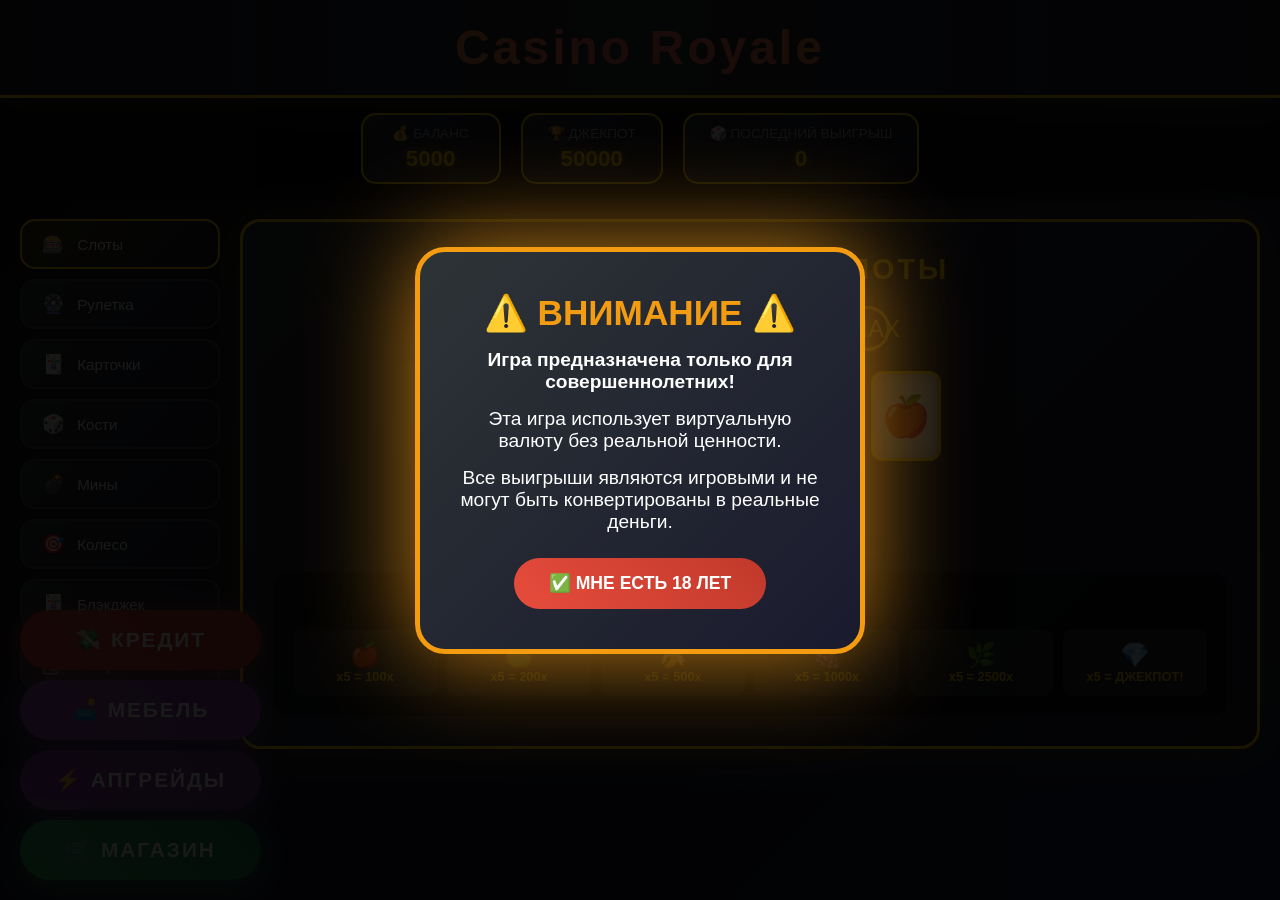
<file: index.html>
<!DOCTYPE html>
<html lang="ru">
<head>
    <meta charset="UTF-8">
    <meta name="viewport" content="width=device-width, initial-scale=1.0, maximum-scale=1.0, user-scalable=no">
    <title>Casino Royale</title>

    <!-- Yandex Games SDK -->
    <script src="https://yandex.ru/games/sdk/v2"></script>
    
    <!-- PWA Manifest -->
    <link rel="manifest" href="yandex-manifest.json">
    
    <!-- Meta tags for Yandex Games -->
    <meta name="description" content="Казино Рояль - лучшие азартные игры: слоты, рулетка, покер, блэкджек, кости и многое другое!">
    <meta name="keywords" content="казино, слоты, рулетка, покер, блэкджек, азартные игры, краш, щавель">
    <meta name="theme-color" content="#1a1a2e">

    <!-- Open Graph -->
    <meta property="og:title" content="Casino Royale">
    <meta property="og:description" content="Лучшие азартные игры в одном месте!">
    <meta property="og:type" content="website">
    
    <link rel="stylesheet" href="css/style.css">
</head>
<body>
    <!-- Loading Screen -->
    <div id="loading-screen" class="loading-screen">
        <div class="loading-spinner">🎰</div>
        <p>Загрузка казино...</p>
    </div>

    <!-- Age Warning Modal -->
    <div class="modal active" id="ageWarningModal">
        <div class="modal-content age-warning">
            <h2>⚠️ ВНИМАНИЕ ⚠️</h2>
            <p class="warning-text">Игра предназначена только для совершеннолетних!</p>
            <p>Эта игра использует виртуальную валюту без реальной ценности.</p>
            <p>Все выигрыши являются игровыми и не могут быть конвертированы в реальные деньги.</p>
            <div class="modal-buttons">
                <button class="modal-btn confirm" onclick="confirmAge()">✅ МНЕ ЕСТЬ 18 ЛЕТ</button>
            </div>
        </div>
    </div>

    <header class="header">
        <h1>Casino Royale</h1>
    </header>

    <div class="stats-bar">
        <div class="stat-item">
            <div class="stat-label">💰 БАЛАНС</div>
            <div class="stat-value" id="balance">5000</div>
        </div>
        <div class="stat-item">
            <div class="stat-label">🏆 ДЖЕКПОТ</div>
            <div class="stat-value" id="jackpot">50000</div>
        </div>
        <div class="stat-item">
            <div class="stat-label">🎲 ПОСЛЕДНИЙ ВЫИГРЫШ</div>
            <div class="stat-value" id="lastWin">0</div>
        </div>
        <div class="stat-item" id="credit-stat" style="display: none;">
            <div class="stat-label">💳 ДОЛГ</div>
            <div class="stat-value" id="credit-display" style="color: #e74c3c;">0</div>
            <button class="repay-btn" onclick="repayCredit()" style="display: none; margin-top: 5px; padding: 5px 15px; background: linear-gradient(45deg, #00b894, #00a085); color: #fff; border: none; border-radius: 10px; cursor: pointer; font-size: 0.8em; font-weight: bold;">✅ ПОГАСИТЬ</button>
        </div>
    </div>

    <div class="main-container">
        <nav class="games-nav">
            <button class="game-btn active" onclick="showGame('slots')">
                <span>🎰</span> Слоты
            </button>
            <button class="game-btn" onclick="showGame('roulette')">
                <span>🎡</span> Рулетка
            </button>
            <button class="game-btn" onclick="showGame('cards')">
                <span>🃏</span> Карточки
            </button>
            <button class="game-btn" onclick="showGame('dice')">
                <span>🎲</span> Кости
            </button>
            <button class="game-btn" onclick="showGame('mines')">
                <span>💣</span> Мины
            </button>
            <button class="game-btn" onclick="showGame('wheel')">
                <span>🎯</span> Колесо
            </button>
            <button class="game-btn" onclick="showGame('blackjack')">
                <span>🃏</span> Блэкджек
            </button>
            <button class="game-btn" onclick="showGame('poker')">
                <span>🂡</span> Покер
            </button>
        </nav>

        <main class="game-area">
            <!-- Slots Game -->
            <div id="game-slots" class="game-container">
                <h2 class="game-title">🎰 ФРУКТОВЫЕ СЛОТЫ</h2>
                <div class="slot-container">
                    <div class="bet-controls">
                        <button class="bet-btn" onclick="changeBet('slots', -50)">-</button>
                        <input type="number" class="bet-input" id="bet-input-slots" value="100" onchange="setBet('slots', this.value)">
                        <button class="bet-btn" onclick="changeBet('slots', 50)">+</button>
                        <button class="bet-btn" onclick="maxBet('slots')">MAX</button>
                    </div>
                    <div class="slot-reels">
                        <div class="slot-reel" id="slot-reel-1">🍎</div>
                        <div class="slot-reel" id="slot-reel-2">🍎</div>
                        <div class="slot-reel" id="slot-reel-3">🍎</div>
                        <div class="slot-reel" id="slot-reel-4">🍎</div>
                        <div class="slot-reel" id="slot-reel-5">🍎</div>
                    </div>
                    <button class="action-btn primary" id="spin-btn" onclick="spinSlots()">🎰 КРУТИТЬ</button>
                    <div class="message" id="message-slots"></div>

                    <div class="paytable">
                        <h3>📊 ТАБЛИЦА ВЫПЛАТ</h3>
                        <div class="paytable-grid">
                            <div class="paytable-item">
                                <div class="paytable-symbol">🍎</div>
                                <div class="paytable-value">x5 = 100x</div>
                            </div>
                            <div class="paytable-item">
                                <div class="paytable-symbol">🍏</div>
                                <div class="paytable-value">x5 = 200x</div>
                            </div>
                            <div class="paytable-item">
                                <div class="paytable-symbol">🍌</div>
                                <div class="paytable-value">x5 = 500x</div>
                            </div>
                            <div class="paytable-item">
                                <div class="paytable-symbol">🍇</div>
                                <div class="paytable-value">x5 = 1000x</div>
                            </div>
                            <div class="paytable-item">
                                <div class="paytable-symbol">🌿</div>
                                <div class="paytable-value">x5 = 2500x</div>
                            </div>
                            <div class="paytable-item">
                                <div class="paytable-symbol">💎</div>
                                <div class="paytable-value">x5 = ДЖЕКПОТ!</div>
                            </div>
                        </div>
                    </div>
                </div>
            </div>

            <!-- Roulette Game -->
            <div id="game-roulette" class="game-container" style="display: none;">
                <h2 class="game-title">🎡 РУЛЕТКА</h2>
                <div class="roulette-container">
                    <div class="roulette-pointer"></div>
                    <div class="roulette-wheel" id="roulette-wheel"></div>
                    <div class="roulette-result" id="roulette-result">Сделайте ставку</div>
                    <div class="bet-controls">
                        <button class="bet-btn" onclick="changeBet('roulette', -50)">-</button>
                        <input type="number" class="bet-input" id="bet-input-roulette" value="100" onchange="setBet('roulette', this.value)">
                        <button class="bet-btn" onclick="changeBet('roulette', 50)">+</button>
                        <button class="bet-btn" onclick="maxBet('roulette')">MAX</button>
                    </div>
                    <div class="roulette-bets">
                        <button class="roulette-bet-btn red" onclick="selectRouletteBet('red')">🔴 КРАСНОЕ (x2)</button>
                        <button class="roulette-bet-btn green" onclick="selectRouletteBet('green')">🟢 ЗЕЛЁНОЕ (x14)</button>
                        <button class="roulette-bet-btn black" onclick="selectRouletteBet('black')">⚫ ЧЁРНОЕ (x2)</button>
                    </div>
                    <button class="action-btn primary" id="roulette-spin-btn" onclick="spinRoulette()">🎡 КРУТИТЬ</button>
                    <div class="message" id="message-roulette"></div>
                </div>
            </div>

            <!-- Cards Game -->
            <div id="game-cards" class="game-container" style="display: none;">
                <h2 class="game-title">🃏 УГАДАЙ КАРТУ</h2>
                <div class="cards-container">
                    <div class="bet-controls">
                        <button class="bet-btn" onclick="changeBet('cards', -50)">-</button>
                        <input type="number" class="bet-input" id="bet-input-cards" value="100" onchange="setBet('cards', this.value)">
                        <button class="bet-btn" onclick="changeBet('cards', 50)">+</button>
                        <button class="bet-btn" onclick="maxBet('cards')">MAX</button>
                    </div>
                    <div class="cards-area" id="cards-area">
                        <div class="card hidden" onclick="selectCard(0)"></div>
                        <div class="card hidden" onclick="selectCard(1)"></div>
                        <div class="card hidden" onclick="selectCard(2)"></div>
                    </div>
                    <div class="dice-bet-controls">
                        <button class="dice-bet-btn" onclick="selectCardColor('red')">🔴 КРАСНЫЕ</button>
                        <button class="dice-bet-btn" onclick="selectCardColor('black')">⚫ ЧЁРНЫЕ</button>
                    </div>
                    <button class="action-btn primary" onclick="playCards()">🃏 ИГРАТЬ</button>
                    <div class="message" id="message-cards"></div>
                </div>
            </div>

            <!-- Dice Game -->
            <div id="game-dice" class="game-container" style="display: none;">
                <h2 class="game-title">🎲 КОСТИ</h2>
                <div class="dice-container">
                    <div class="bet-controls">
                        <button class="bet-btn" onclick="changeBet('dice', -50)">-</button>
                        <input type="number" class="bet-input" id="bet-input-dice" value="100" onchange="setBet('dice', this.value)">
                        <button class="bet-btn" onclick="changeBet('dice', 50)">+</button>
                        <button class="bet-btn" onclick="maxBet('dice')">MAX</button>
                    </div>
                    <div class="dice-area">
                        <div class="dice" id="dice-1">🎲</div>
                        <div class="dice" id="dice-2">🎲</div>
                    </div>
                    <div class="dice-bet-controls">
                        <button class="dice-bet-btn" onclick="selectDiceBet('under7')">Меньше 7 (x2)</button>
                        <button class="dice-bet-btn" onclick="selectDiceBet('exactly7')">Ровно 7 (x5)</button>
                        <button class="dice-bet-btn" onclick="selectDiceBet('over7')">Больше 7 (x2)</button>
                    </div>
                    <button class="action-btn primary" onclick="rollDice()">🎲 БРОСИТЬ</button>
                    <div class="message" id="message-dice"></div>
                </div>
            </div>

            <!-- Mines Game -->
            <div id="game-mines" class="game-container" style="display: none;">
                <h2 class="game-title">💣 МИНЫ</h2>
                <div class="dice-container">
                    <div class="bet-controls">
                        <button class="bet-btn" onclick="changeBet('mines', -50)">-</button>
                        <input type="number" class="bet-input" id="bet-input-mines" value="100" onchange="setBet('mines', this.value)">
                        <button class="bet-btn" onclick="changeBet('mines', 50)">+</button>
                        <button class="bet-btn" onclick="maxBet('mines')">MAX</button>
                    </div>
                    <div class="dice-bet-controls">
                        <button class="dice-bet-btn" onclick="setMinesCount(3)">3 Мины</button>
                        <button class="dice-bet-btn" onclick="setMinesCount(5)">5 Мин</button>
                        <button class="dice-bet-btn" onclick="setMinesCount(8)">8 Мин</button>
                    </div>
                    <div class="mines-grid" id="mines-grid"></div>
                    <button class="action-btn primary" onclick="startMines()">💣 НАЧАТЬ ИГРУ</button>
                    <button class="action-btn cashout" onclick="cashoutMines()" id="cashout-btn" style="display: none;">💰 ЗАБРАТЬ</button>
                    <div class="message" id="message-mines"></div>
                </div>
            </div>

            <!-- Wheel Game -->
            <div id="game-wheel" class="game-container" style="display: none;">
                <h2 class="game-title">🎯 КОЛЕСО ФОРТУНЫ</h2>
                <div class="wheel-container">
                    <div class="wheel" id="wheel">
                        <div class="wheel-segment" style="--i:0;--color:#e74c3c">x2</div>
                        <div class="wheel-segment" style="--i:1;--color:#3498db">x3</div>
                        <div class="wheel-segment" style="--i:2;--color:#27ae60">x5</div>
                        <div class="wheel-segment" style="--i:3;--color:#9b59b6">x0</div>
                        <div class="wheel-segment" style="--i:4;--color:#f39c12">x10</div>
                        <div class="wheel-segment" style="--i:5;--color:#1abc9c">x2</div>
                        <div class="wheel-segment" style="--i:6;--color:#e91e63">x3</div>
                        <div class="wheel-segment" style="--i:7;--color:#00bcd4">x5</div>
                    </div>
                    <div class="wheel-pointer"></div>
                </div>
                <div class="bet-controls">
                    <button class="bet-btn" onclick="changeBet('wheel', -50)">-</button>
                    <input type="number" class="bet-input" id="bet-input-wheel" value="100" onchange="setBet('wheel', this.value)">
                    <button class="bet-btn" onclick="changeBet('wheel', 50)">+</button>
                    <button class="bet-btn" onclick="maxBet('wheel')">MAX</button>
                </div>
                <button class="action-btn primary" onclick="spinWheel()">🎯 КРУТИТЬ КОЛЕСО</button>
                <div class="message" id="message-wheel"></div>
            </div>

            <!-- Blackjack Game -->
            <div id="game-blackjack" class="game-container" style="display: none;">
                <h2 class="game-title">🃏 БЛЭКДЖЕК</h2>
                <div class="blackjack-container">
                    <div class="bet-controls">
                        <button class="bet-btn" onclick="changeBet('blackjack', -50)">-</button>
                        <input type="number" class="bet-input" id="bet-input-blackjack" value="100" onchange="setBet('blackjack', this.value)">
                        <button class="bet-btn" onclick="changeBet('blackjack', 50)">+</button>
                        <button class="bet-btn" onclick="maxBet('blackjack')">MAX</button>
                    </div>
                    <div class="blackjack-area">
                        <div class="hand-area">
                            <h3>🏠 ДИЛЕР</h3>
                            <div class="cards-area" id="dealer-cards"></div>
                            <div class="hand-total" id="dealer-total">0</div>
                        </div>
                        <div class="hand-area">
                            <h3>👤 ВЫ</h3>
                            <div class="cards-area" id="player-cards"></div>
                            <div class="hand-total" id="player-total">0</div>
                        </div>
                    </div>
                    <div class="blackjack-controls">
                        <button class="action-btn primary" onclick="startBlackjack()">🎴 РАЗДАТЬ</button>
                        <button class="action-btn" onclick="hit()" id="hit-btn" disabled>✋ ЕЩЁ</button>
                        <button class="action-btn" onclick="stand()" id="stand-btn" disabled>✋ ХВАТИТ</button>
                    </div>
                    <div class="message" id="message-blackjack"></div>
                </div>
            </div>

            <!-- Poker Game -->
            <div id="game-poker" class="game-container" style="display: none;">
                <h2 class="game-title">🂡 ВИДЕО ПОКЕР</h2>
                <div class="poker-container">
                    <div class="bet-controls">
                        <button class="bet-btn" onclick="changeBet('poker', -50)">-</button>
                        <input type="number" class="bet-input" id="bet-input-poker" value="100" onchange="setBet('poker', this.value)">
                        <button class="bet-btn" onclick="changeBet('poker', 50)">+</button>
                        <button class="bet-btn" onclick="maxBet('poker')">MAX</button>
                    </div>
                    <div class="cards-area" id="poker-cards">
                        <div class="card hidden"></div>
                        <div class="card hidden"></div>
                        <div class="card hidden"></div>
                        <div class="card hidden"></div>
                        <div class="card hidden"></div>
                    </div>
                    <div class="poker-controls">
                        <button class="action-btn primary" onclick="dealPoker()">🎴 РАЗДАТЬ</button>
                        <button class="action-btn" onclick="holdCards()" id="hold-btn" disabled>🔒 ЗАБЛОКИРОВАТЬ</button>
                        <button class="action-btn" onclick="drawPoker()" id="draw-btn" disabled>🃏 ДОБРАТЬ</button>
                    </div>
                    <div class="message" id="message-poker"></div>
                    <div class="paytable">
                        <h3>📊 КОМБИНАЦИИ</h3>
                        <div class="paytable-grid">
                            <div class="paytable-item">
                                <div class="paytable-symbol">🂡🂫</div>
                                <div class="paytable-value">Пара = x1</div>
                            </div>
                            <div class="paytable-item">
                                <div class="paytable-symbol">🂡🂡</div>
                                <div class="paytable-value">2 Пары = x2</div>
                            </div>
                            <div class="paytable-item">
                                <div class="paytable-symbol">🂡🂡🂡</div>
                                <div class="paytable-value">Сет = x3</div>
                            </div>
                            <div class="paytable-item">
                                <div class="paytable-symbol">🂡🂡🂡🂡</div>
                                <div class="paytable-value">Каре = x25</div>
                            </div>
                            <div class="paytable-item">
                                <div class="paytable-symbol">🂦🂧🂨🂩🂪</div>
                                <div class="paytable-value">Стрит = x4</div>
                            </div>
                            <div class="paytable-item">
                                <div class="paytable-symbol">🂡♥</div>
                                <div class="paytable-value">Флеш = x6</div>
                            </div>
                        </div>
                    </div>
                </div>
            </div>
        </main>
    </div>

    <!-- Bottom Buttons -->
    <div class="credit-section" id="credit-section">
        <button class="credit-btn" onclick="showCreditModal()">💸 КРЕДИТ</button>
        <button class="furniture-btn" onclick="showFurnitureModal()">🛋️ МЕБЕЛЬ</button>
        <button class="organs-btn" onclick="showUpgradesModal()">⚡ АПГРЕЙДЫ</button>
        <button class="shop-btn-always" onclick="showShopModal()">🛒 МАГАЗИН</button>
    </div>

    <!-- Credit Modal -->
    <div class="modal" id="creditModal">
        <div class="modal-content">
            <h2>💸 НУЖНЫ МОНЕТЫ?</h2>
            <p id="current-debt-display" style="color: #e74c3c; font-weight: bold;"></p>
            <p>Возьмите заём в казино!</p>
            <div class="credit-options">
                <button class="credit-option" onclick="takeCredit(1000)">
                    <span class="credit-amount">1,000</span>
                    <span class="credit-desc">Мелочь</span>
                </button>
                <button class="credit-option" onclick="takeCredit(5000)">
                    <span class="credit-amount">5,000</span>
                    <span class="credit-desc">Норма</span>
                </button>
                <button class="credit-option" onclick="takeCredit(10000)">
                    <span class="credit-amount">10,000</span>
                    <span class="credit-desc">Куш</span>
                </button>
            </div>
            <p style="color: #f39c12; font-size: 0.9em; margin-top: 15px;">⚠️ Проценты: 10% каждые 30 секунд</p>
            <p style="color: #ffd700; font-size: 0.85em;">💡 При долге 10,000+ приедут коллекторы!</p>
            <button class="modal-btn" onclick="repayCredit()" id="repay-credit-btn" style="background: linear-gradient(45deg, #00b894, #00a085); margin: 10px 5px;">✅ ПОГАСИТЬ ДОЛГ</button>
            <button class="modal-btn cancel" onclick="hideCreditModal()">❌ ЗАКРЫТЬ</button>
        </div>
    </div>

    <!-- Furniture Modal -->
    <div class="modal" id="furnitureModal">
        <div class="modal-content">
            <h2>🛋️ ПРОДАЖА МЕБЕЛИ</h2>
            <p>Что продаём?</p>
            <div class="furniture-list">
                <div class="furniture-item" onclick="sellFurniture('tv', 500)">
                    <span class="furniture-icon">📺</span>
                    <span class="furniture-name">Телевизор</span>
                    <span class="furniture-price">500</span>
                </div>
                <div class="furniture-item" onclick="sellFurniture('sofa', 1000)">
                    <span class="furniture-icon">🛋️</span>
                    <span class="furniture-name">Диван</span>
                    <span class="furniture-price">1000</span>
                </div>
                <div class="furniture-item" onclick="sellFurniture('fridge', 800)">
                    <span class="furniture-icon">🧊</span>
                    <span class="furniture-name">Холодильник</span>
                    <span class="furniture-price">800</span>
                </div>
                <div class="furniture-item" onclick="sellFurniture('bed', 1200)">
                    <span class="furniture-icon">🛏️</span>
                    <span class="furniture-name">Кровать</span>
                    <span class="furniture-price">1200</span>
                </div>
                <div class="furniture-item" onclick="sellFurniture('table', 600)">
                    <span class="furniture-icon">🪑</span>
                    <span class="furniture-name">Стол</span>
                    <span class="furniture-price">600</span>
                </div>
                <div class="furniture-item" onclick="sellFurniture('lamp', 200)">
                    <span class="furniture-icon">💡</span>
                    <span class="furniture-name">Лампа</span>
                    <span class="furniture-price">200</span>
                </div>
            </div>
            <button class="modal-btn cancel" onclick="hideFurnitureModal()">❌ ЗАКРЫТЬ</button>
        </div>
    </div>

    <!-- Upgrades Modal -->
    <div class="modal" id="upgradesModal">
        <div class="modal-content upgrades">
            <h2>⚡ БИО-АПГРЕЙДЫ</h2>
            <p>Улучши свои способности! Бонусы к выигрышам:</p>
            <div class="upgrades-list">
                <div class="upgrade-item" onclick="sellUpgrade('kidney', 5000)">
                    <span class="upgrade-icon">💰</span>
                    <span class="upgrade-name">Метаболизм</span>
                    <span class="upgrade-bonus">💰 +10% к выигрышам</span>
                    <span class="upgrade-price">5000</span>
                </div>
                <div class="upgrade-item" onclick="sellUpgrade('liver', 8000)">
                    <span class="upgrade-icon">🛡️</span>
                    <span class="upgrade-name">Выносливость</span>
                    <span class="upgrade-bonus">🛡️ +20% к удаче</span>
                    <span class="upgrade-price">8000</span>
                </div>
                <div class="upgrade-item" onclick="sellUpgrade('eye', 3000)">
                    <span class="upgrade-icon">👁️</span>
                    <span class="upgrade-name">Зоркость</span>
                    <span class="upgrade-bonus">👁️ +5% к удаче</span>
                    <span class="upgrade-price">3000</span>
                </div>
                <div class="upgrade-item" onclick="sellUpgrade('lung', 6000)">
                    <span class="upgrade-icon">🫁</span>
                    <span class="upgrade-name">Дыхание</span>
                    <span class="upgrade-bonus">🫁 Быстрое восстановление</span>
                    <span class="upgrade-price">6000</span>
                </div>
                <div class="upgrade-item" onclick="sellUpgrade('heart', 10000)">
                    <span class="upgrade-icon">❤️</span>
                    <span class="upgrade-name">Удача</span>
                    <span class="upgrade-bonus">❤️ +15% к выигрышам</span>
                    <span class="upgrade-price">10000</span>
                </div>
                <div class="upgrade-item" onclick="sellUpgrade('brain', 15000)">
                    <span class="upgrade-icon">🧠</span>
                    <span class="upgrade-name">Интеллект</span>
                    <span class="upgrade-bonus">🧠 Умные решения</span>
                    <span class="upgrade-price">15000</span>
                </div>
                <div class="upgrade-item" onclick="sellUpgrade('stomach', 7000)">
                    <span class="upgrade-icon">💪</span>
                    <span class="upgrade-name">Железный желудок</span>
                    <span class="upgrade-bonus">💪 +10% к выигрышам</span>
                    <span class="upgrade-price">7000</span>
                </div>
                <div class="upgrade-item" onclick="sellUpgrade('skin', 4000)">
                    <span class="upgrade-icon">👶</span>
                    <span class="upgrade-name">Молодость</span>
                    <span class="upgrade-bonus">👶 Молодой вид</span>
                    <span class="upgrade-price">4000</span>
                </div>
            </div>
            <p style="color: #f39c12; font-size: 0.9em;">⚠️ Апгрейды необратимы!</p>
            <button class="modal-btn cancel" onclick="hideUpgradesModal()">❌ ЗАКРЫТЬ</button>
        </div>
    </div>

    <!-- Shop Modal -->
    <div class="modal" id="shopModal">
        <div class="modal-content">
            <h2>🛒 МАГАЗИН БОНУСОВ</h2>
            <p>Купи бонусы для улучшения игры!</p>
            <div class="shop-list"></div>
            <button class="modal-btn cancel" onclick="hideShopModal()">❌ ЗАКРЫТЬ</button>
        </div>
    </div>

    <!-- Ad Reward Modal -->
    <div class="modal" id="adRewardModal">
        <div class="modal-content">
            <h2>🎁 БОНУС!</h2>
            <p>Посмотри рекламу и получи бонус!</p>
            <div class="ad-rewards">
                <button class="ad-reward-btn" onclick="showRewardedAd('coins')">
                    <span class="ad-icon">💰</span>
                    <span class="ad-text">1000 монет</span>
                </button>
                <button class="ad-reward-btn" onclick="showRewardedAd('bonus')">
                    <span class="ad-icon">🎰</span>
                    <span class="ad-text">x2 к выигрышу</span>
                </button>
                <button class="ad-reward-btn" onclick="showRewardedAd('debt')">
                    <span class="ad-icon">💳</span>
                    <span class="ad-text">-10% долга</span>
                </button>
            </div>
            <button class="modal-btn cancel" onclick="hideAdRewardModal()">❌ ЗАКРЫТЬ</button>
        </div>
    </div>

    <script src="js/main.js"></script>
    <script src="js/yandex-sdk.js"></script>
    <script src="js/game-slots.js"></script>
    <script src="js/game-roulette.js"></script>
    <script src="js/game-cards.js"></script>
    <script src="js/game-dice.js"></script>
    <script src="js/game-mines.js"></script>
    <script src="js/game-wheel.js"></script>
    <script src="js/game-blackjack.js"></script>
    <script src="js/game-poker.js"></script>
</body>
</html>
</file>
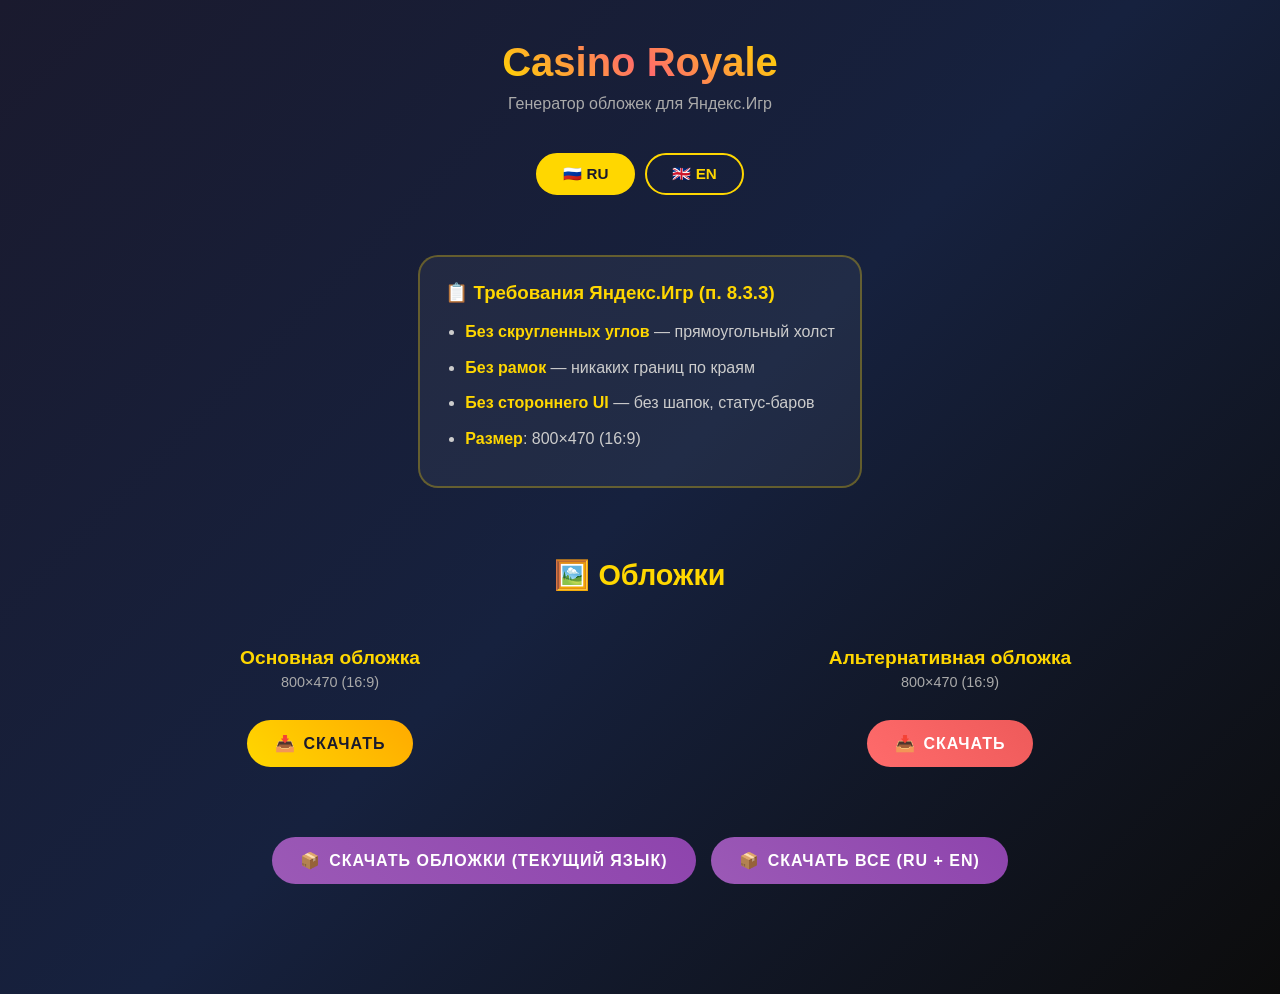
<file: icons/generate-covers.html>
<!DOCTYPE html>
<html lang="ru">
<head>
    <meta charset="UTF-8">
    <meta name="viewport" content="width=device-width, initial-scale=1.0">
    <title>Cover Generator - Casino Royale</title>
    <style>
        * {
            margin: 0;
            padding: 0;
            box-sizing: border-box;
        }

        body {
            font-family: 'Segoe UI', Tahoma, Geneva, Verdana, sans-serif;
            background: linear-gradient(135deg, #1a1a2e 0%, #16213e 50%, #0c0c0c 100%);
            min-height: 100vh;
            display: flex;
            flex-direction: column;
            align-items: center;
            padding: 40px 20px;
            color: #fff;
        }

        h1 {
            font-size: 2.5em;
            margin-bottom: 10px;
            background: linear-gradient(45deg, #ffd700, #ff6b6b, #ffd700);
            -webkit-background-clip: text;
            -webkit-text-fill-color: transparent;
            background-clip: text;
            text-align: center;
        }

        .subtitle {
            color: #aaa;
            margin-bottom: 40px;
            text-align: center;
        }

        .section {
            width: 100%;
            max-width: 1200px;
            margin: 40px 0;
        }

        .section-title {
            font-size: 1.8em;
            color: #ffd700;
            margin-bottom: 20px;
            text-align: center;
        }

        .info-box {
            background: rgba(255, 255, 255, 0.05);
            border: 2px solid rgba(255, 215, 0, 0.3);
            border-radius: 20px;
            padding: 25px;
            max-width: 800px;
            margin: 30px auto;
        }

        .info-box h3 {
            color: #ffd700;
            margin-bottom: 15px;
        }

        .info-box p, .info-box li {
            color: #ccc;
            line-height: 1.6;
            margin: 10px 0;
        }

        .info-box ol, .info-box ul {
            margin-left: 20px;
            line-height: 1.8;
        }

        .highlight {
            color: #ffd700;
            font-weight: bold;
        }

        /* Cover previews */
        .cover-grid {
            display: grid;
            grid-template-columns: repeat(auto-fit, minmax(400px, 1fr));
            gap: 40px;
            margin: 40px 0;
            justify-items: center;
        }

        .cover-card {
            text-align: center;
        }

        .cover-preview {
            border-radius: 0;
            box-shadow: 0 20px 60px rgba(0, 0, 0, 0.5);
            border: none;
            background: #fff;
            max-width: 800px;
            width: 100%;
        }

        .cover-label {
            margin-top: 15px;
            font-size: 1.2em;
            color: #ffd700;
            font-weight: bold;
        }

        .cover-size {
            font-size: 0.9em;
            color: #aaa;
            margin-top: 5px;
        }

        .buttons {
            display: flex;
            gap: 15px;
            flex-wrap: wrap;
            justify-content: center;
            margin: 30px 0;
        }

        .download-btn {
            padding: 14px 28px;
            font-size: 1em;
            font-weight: bold;
            border: none;
            border-radius: 50px;
            cursor: pointer;
            transition: all 0.3s ease;
            text-transform: uppercase;
            letter-spacing: 1px;
            display: flex;
            align-items: center;
            gap: 8px;
        }

        .download-btn:hover {
            transform: translateY(-3px);
            box-shadow: 0 10px 30px rgba(255, 215, 0, 0.5);
        }

        .btn-primary {
            background: linear-gradient(45deg, #ffd700, #ffaa00);
            color: #1a1a2e;
        }

        .btn-secondary {
            background: linear-gradient(45deg, #ff6b6b, #ee5a5a);
            color: white;
        }

        .btn-all {
            background: linear-gradient(45deg, #9b59b6, #8e44ad);
            color: white;
        }

        .cover-lang-btn {
            padding: 10px 25px;
            border: 2px solid #ffd700;
            background: transparent;
            color: #ffd700;
            border-radius: 25px;
            cursor: pointer;
            font-weight: bold;
            font-size: 0.95em;
            transition: all 0.3s ease;
        }

        .cover-lang-btn:hover {
            background: rgba(255, 215, 0, 0.2);
        }

        .cover-lang-btn.active {
            background: #ffd700;
            color: #1a1a2e;
        }

        canvas {
            display: none;
        }

        @keyframes notifIn {
            from { transform: translateX(-50%) translateY(-30px); opacity: 0; }
            to { transform: translateX(-50%) translateY(0); opacity: 1; }
        }

        @keyframes notifOut {
            from { transform: translateX(-50%) translateY(0); opacity: 1; }
            to { transform: translateX(-50%) translateY(-30px); opacity: 0; }
        }
    </style>
</head>
<body>
    <h1 data-ru="Casino Royale" data-en="Casino Royale">Casino Royale</h1>
    <p class="subtitle" data-ru="Генератор обложек для Яндекс.Игр" data-en="Cover Generator for Yandex Games">Генератор обложек для Яндекс.Игр</p>

    <div class="lang-switcher" style="display: flex; gap: 10px; margin-bottom: 30px; justify-content: center;">
        <button class="cover-lang-btn active" onclick="setCoverLang('ru')" id="cover-lang-ru">🇷🇺 RU</button>
        <button class="cover-lang-btn" onclick="setCoverLang('en')" id="cover-lang-en">🇬🇧 EN</button>
    </div>

    <div class="info-box">
        <h3 data-ru="📋 Требования Яндекс.Игр (п. 8.3.3)" data-en="📋 Yandex Games Requirements (8.3.3)">📋 Требования Яндекс.Игр (п. 8.3.3)</h3>
        <ul>
            <li><span class="highlight" data-ru="Без скругленных углов" data-en="No rounded corners">Без скругленных углов</span> — <span data-ru="прямоугольный холст" data-en="rectangular canvas">прямоугольный холст</span></li>
            <li><span class="highlight" data-ru="Без рамок" data-en="No borders">Без рамок</span> — <span data-ru="никаких границ по краям" data-en="no edge borders">никаких границ по краям</span></li>
            <li><span class="highlight" data-ru="Без стороннего UI" data-en="No third-party UI">Без стороннего UI</span> — <span data-ru="без шапок, статус-баров" data-en="no headers, status bars">без шапок, статус-баров</span></li>
            <li><span class="highlight" data-ru="Размер" data-en="Size">Размер</span>: <span data-ru="800×470 (16:9)" data-en="800×470 (16:9)">800×470 (16:9)</span></li>
        </ul>
    </div>

    <!-- Cover Previews -->
    <div class="section">
        <h2 class="section-title">🖼️ Обложки</h2>

        <div class="cover-grid">
            <div class="cover-card">
                <canvas id="canvas-cover1" width="800" height="470" class="cover-preview" style="width: 800px; height: 470px; max-width: 100%;"></canvas>
                <div class="cover-label" data-ru="Основная обложка" data-en="Main Cover">Основная обложка</div>
                <div class="cover-size" data-ru="800×470 (16:9)" data-en="800×470 (16:9)">800×470 (16:9)</div>
                <div class="buttons">
                    <button class="download-btn btn-primary" onclick="downloadCover('cover1')">📥 <span data-ru="Скачать" data-en="Download">Скачать</span></button>
                </div>
            </div>

            <div class="cover-card">
                <canvas id="canvas-cover2" width="800" height="470" class="cover-preview" style="width: 800px; height: 470px; max-width: 100%;"></canvas>
                <div class="cover-label" data-ru="Альтернативная обложка" data-en="Alternative Cover">Альтернативная обложка</div>
                <div class="cover-size" data-ru="800×470 (16:9)" data-en="800×470 (16:9)">800×470 (16:9)</div>
                <div class="buttons">
                    <button class="download-btn btn-secondary" onclick="downloadCover('cover2')">📥 <span data-ru="Скачать" data-en="Download">Скачать</span></button>
                </div>
            </div>
        </div>

        <div class="buttons">
            <button class="download-btn btn-all" onclick="downloadAllCovers()">📦 <span>Скачать обложки (текущий язык)</span></button>
            <button class="download-btn btn-all" onclick="downloadAllCoversBothLangs()">📦 <span>Скачать ВСЕ (RU + EN)</span></button>
        </div>
    </div>

    <script>
        let coverLang = 'ru';

        const coverTranslations = {
            ru: {
                title: 'Casino Royale',
                subtitle: 'Лучшие азартные игры — Слоты, Рулетка, Покер, Блэкджек',
                tagline: 'Играй бесплатно • Без реальных денег • 18+'
            },
            en: {
                title: 'Casino Royale',
                subtitle: 'Best Casino Games — Slots, Roulette, Poker, Blackjack',
                tagline: 'Play for Free • No Real Money • 18+'
            }
        };

        function setCoverLang(lang) {
            coverLang = lang;
            document.querySelectorAll('.cover-lang-btn').forEach(btn => btn.classList.remove('active'));
            document.getElementById(`cover-lang-${lang}`).classList.add('active');

            // Translate all text elements with data-ru/data-en
            document.querySelectorAll('[data-ru]').forEach(el => {
                el.textContent = el.getAttribute(`data-${lang}`);
            });

            // Redraw covers
            drawCover(document.getElementById('canvas-cover1'), 1);
            drawCover(document.getElementById('canvas-cover2'), 2);
        }

        // Draw casino cover - no borders, no rounded corners
        function drawCover(canvas, variant = 1) {
            const ctx = canvas.getContext('2d');
            const w = canvas.width;
            const h = canvas.height;

            ctx.clearRect(0, 0, w, h);

            // Background gradient - full bleed, no borders
            let gradient;
            if (variant === 1) {
                gradient = ctx.createRadialGradient(w * 0.5, h * 0.5, 0, w * 0.5, h * 0.5, w * 0.7);
                gradient.addColorStop(0, '#2c3e50');
                gradient.addColorStop(0.5, '#1a1a2e');
                gradient.addColorStop(1, '#0c0c0c');
            } else {
                gradient = ctx.createLinearGradient(0, 0, w, h);
                gradient.addColorStop(0, '#1a1a2e');
                gradient.addColorStop(0.5, '#2c3e50');
                gradient.addColorStop(1, '#1a1a2e');
            }

            ctx.fillStyle = gradient;
            ctx.fillRect(0, 0, w, h);

            // Decorative circles - no borders
            for (let i = 0; i < 15; i++) {
                const x = Math.random() * w;
                const y = Math.random() * h;
                const r = Math.random() * 80 + 30;
                const alpha = Math.random() * 0.1 + 0.05;

                ctx.fillStyle = `rgba(255, 215, 0, ${alpha})`;
                ctx.beginPath();
                ctx.arc(x, y, r, 0, Math.PI * 2);
                ctx.fill();
            }

            // Poker chip patterns
            drawChip(ctx, w * 0.2, h * 0.5, 150, 'rgba(231, 76, 60, 0.3)');
            drawChip(ctx, w * 0.8, h * 0.5, 150, 'rgba(52, 152, 219, 0.3)');
            drawChip(ctx, w * 0.5, h * 0.15, 100, 'rgba(255, 215, 0, 0.2)');
            drawChip(ctx, w * 0.5, h * 0.85, 100, 'rgba(155, 89, 182, 0.2)');

            // Sparkle decorations
            drawSparkle(ctx, w * 0.1, h * 0.2, 30);
            drawSparkle(ctx, w * 0.9, h * 0.3, 25);
            drawSparkle(ctx, w * 0.15, h * 0.8, 20);
            drawSparkle(ctx, w * 0.85, h * 0.75, 35);
            drawSparkle(ctx, w * 0.5, h * 0.1, 15);

            // Title text - Casino Royale
            const t = coverTranslations[coverLang];

            ctx.fillStyle = '#ffffff';
            ctx.font = `bold ${w * 0.08}px 'Segoe UI', sans-serif`;
            ctx.textAlign = 'center';
            ctx.textBaseline = 'middle';

            // Text shadow/glow
            ctx.shadowColor = 'rgba(255, 215, 0, 0.8)';
            ctx.shadowBlur = 30;
            ctx.shadowOffsetX = 0;
            ctx.shadowOffsetY = 0;

            ctx.fillText(t.title, w * 0.5, h * 0.45);

            // Subtitle
            ctx.font = `${w * 0.035}px 'Segoe UI', sans-serif`;
            ctx.shadowBlur = 15;
            ctx.fillStyle = '#ffd700';
            ctx.fillText(t.subtitle, w * 0.5, h * 0.58);

            // Game icons row
            const emojis = ['🎰', '🎡', '🃏', '🎲', '💣', '🎯', '🂡', '♠️'];
            const emojiSize = w * 0.05;
            const totalWidth = emojis.length * emojiSize * 1.5;
            let startX = (w - totalWidth) / 2;

            ctx.font = `${emojiSize}px 'Segoe UI Emoji', 'Apple Color Emoji', sans-serif`;
            ctx.shadowBlur = 20;
            ctx.fillStyle = '#ffffff';

            emojis.forEach((emoji, i) => {
                ctx.fillText(emoji, startX + i * emojiSize * 1.5 + emojiSize / 2, h * 0.75);
            });

            // Bottom tagline
            ctx.font = `bold ${w * 0.03}px 'Segoe UI', sans-serif`;
            ctx.shadowBlur = 10;
            ctx.fillStyle = '#aaa';
            ctx.fillText(t.tagline, w * 0.5, h * 0.92);

            ctx.shadowColor = 'transparent';
            ctx.shadowBlur = 0;
        }

        function drawChip(ctx, x, y, radius, color) {
            // Outer ring
            ctx.fillStyle = color;
            ctx.beginPath();
            ctx.arc(x, y, radius, 0, Math.PI * 2);
            ctx.fill();

            // Inner circle
            ctx.fillStyle = color.replace(/[\d.]+\)$/, '0.15)');
            ctx.beginPath();
            ctx.arc(x, y, radius * 0.7, 0, Math.PI * 2);
            ctx.fill();

            // Dashed ring
            ctx.strokeStyle = color.replace(/[\d.]+\)$/, '0.3)');
            ctx.lineWidth = 3;
            ctx.setLineDash([10, 8]);
            ctx.beginPath();
            ctx.arc(x, y, radius * 0.85, 0, Math.PI * 2);
            ctx.stroke();
            ctx.setLineDash([]);
        }

        function drawSparkle(ctx, x, y, size) {
            ctx.fillStyle = 'rgba(255, 255, 255, 0.6)';
            ctx.beginPath();
            ctx.moveTo(x - size, y);
            ctx.lineTo(x + size, y);
            ctx.moveTo(x, y - size);
            ctx.lineTo(x, y + size);
            ctx.strokeStyle = 'rgba(255, 215, 0, 0.4)';
            ctx.lineWidth = size * 0.15;
            ctx.lineCap = 'round';
            ctx.stroke();
        }

        function downloadCover(name) {
            const canvas = document.getElementById(`canvas-${name}`);
            if (!canvas) return;

            canvas.toBlob(function(blob) {
                const url = URL.createObjectURL(blob);
                const a = document.createElement('a');
                a.href = url;
                a.download = `cover-${coverLang}-${name}-800x470.png`;
                document.body.appendChild(a);
                a.click();
                document.body.removeChild(a);
                URL.revokeObjectURL(url);

                showNotification(`✅ ${coverLang.toUpperCase()} ${name} — ${coverLang === 'ru' ? 'сохранено!' : 'saved!'}`, 'win');
            }, 'image/png');
        }

        function downloadAllCovers() {
            downloadCover('cover1');
            setTimeout(() => downloadCover('cover2'), 500);
            showNotification(`${coverLang === 'ru' ? '📦 Скачивание обложек...' : '📦 Downloading covers...'}`, 'info', 3000);
        }

        function downloadAllCoversBothLangs() {
            showNotification(coverLang === 'ru' ? '📦 Скачивание 4 обложек (RU + EN)...' : '📦 Downloading 4 covers (RU + EN)...', 'info', 3000);

            const langs = ['ru', 'en'];
            const covers = ['cover1', 'cover2'];
            let index = 0;

            function downloadNext() {
                if (index >= langs.length * covers.length) return;

                const lang = langs[Math.floor(index / covers.length)];
                const cover = covers[index % covers.length];

                // Temporarily set lang for drawing
                const origLang = coverLang;
                coverLang = lang;
                drawCover(document.getElementById(`canvas-${cover}`), cover === 'cover1' ? 1 : 2);

                const canvas = document.getElementById(`canvas-${cover}`);
                canvas.toBlob(function(blob) {
                    const url = URL.createObjectURL(blob);
                    const a = document.createElement('a');
                    a.href = url;
                    a.download = `cover-${lang}-${cover}-800x470.png`;
                    document.body.appendChild(a);
                    a.click();
                    document.body.removeChild(a);
                    URL.revokeObjectURL(url);

                    coverLang = origLang;
                }, 'image/png');

                index++;
                setTimeout(downloadNext, 500);
            }

            downloadNext();
        }

        function showNotification(text, type = 'info', duration = 3000) {
            const existing = document.querySelector('.gen-notification');
            if (existing) existing.remove();

            const notif = document.createElement('div');
            notif.textContent = text;
            notif.style.cssText = `
                position: fixed;
                top: 20px;
                left: 50%;
                transform: translateX(-50%);
                padding: 15px 30px;
                border-radius: 15px;
                font-size: 1.1em;
                font-weight: bold;
                z-index: 10000;
                animation: notifIn 0.3s ease;
                max-width: 90%;
                text-align: center;
                box-shadow: 0 5px 30px rgba(0,0,0,0.5);
                background: ${type === 'win' ? 'linear-gradient(45deg, #00b894, #00a085)' : 'linear-gradient(45deg, #3498db, #2980b9)'};
                color: #fff;
            `;

            document.body.appendChild(notif);

            setTimeout(() => {
                notif.style.animation = 'notifOut 0.3s ease';
                setTimeout(() => notif.remove(), 300);
            }, duration);
        }

        // Generate on load
        window.addEventListener('DOMContentLoaded', () => {
            drawCover(document.getElementById('canvas-cover1'), 1);
            drawCover(document.getElementById('canvas-cover2'), 2);
        });
    </script>
</body>
</html>
</file>
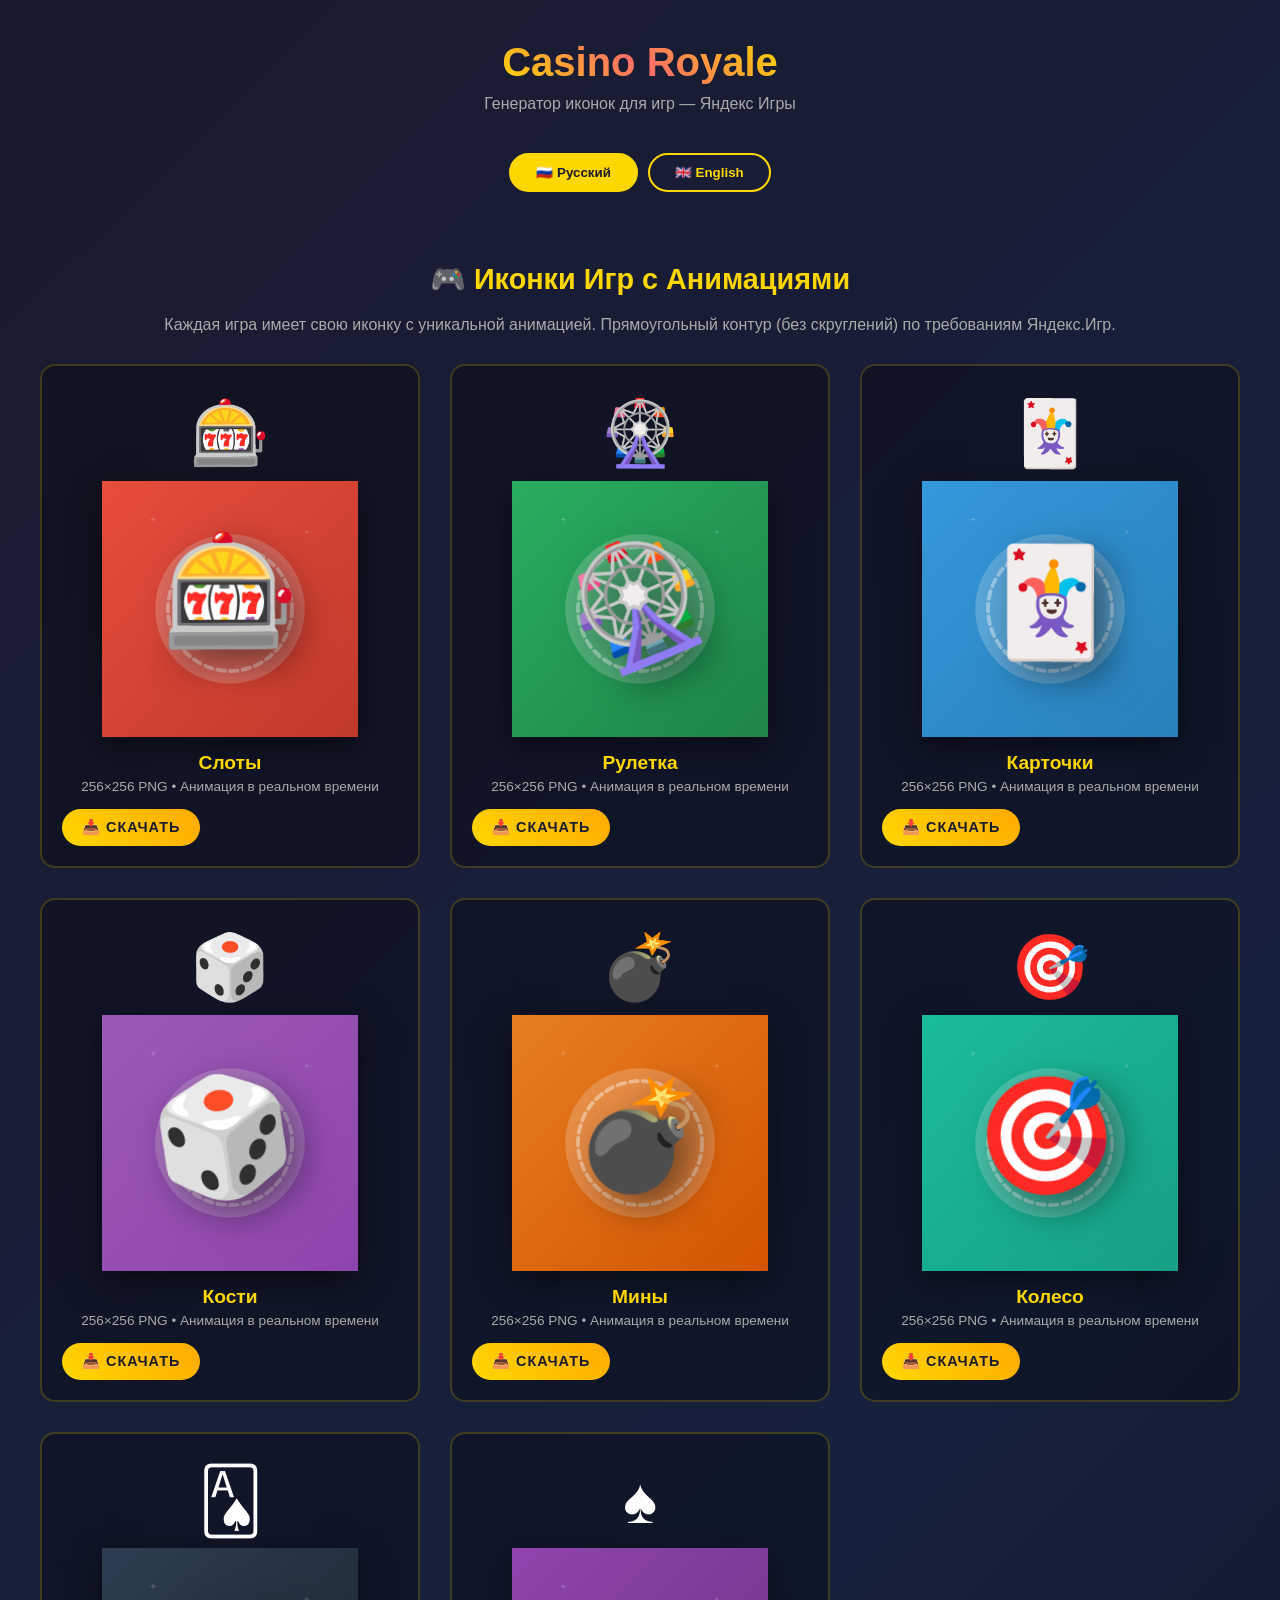
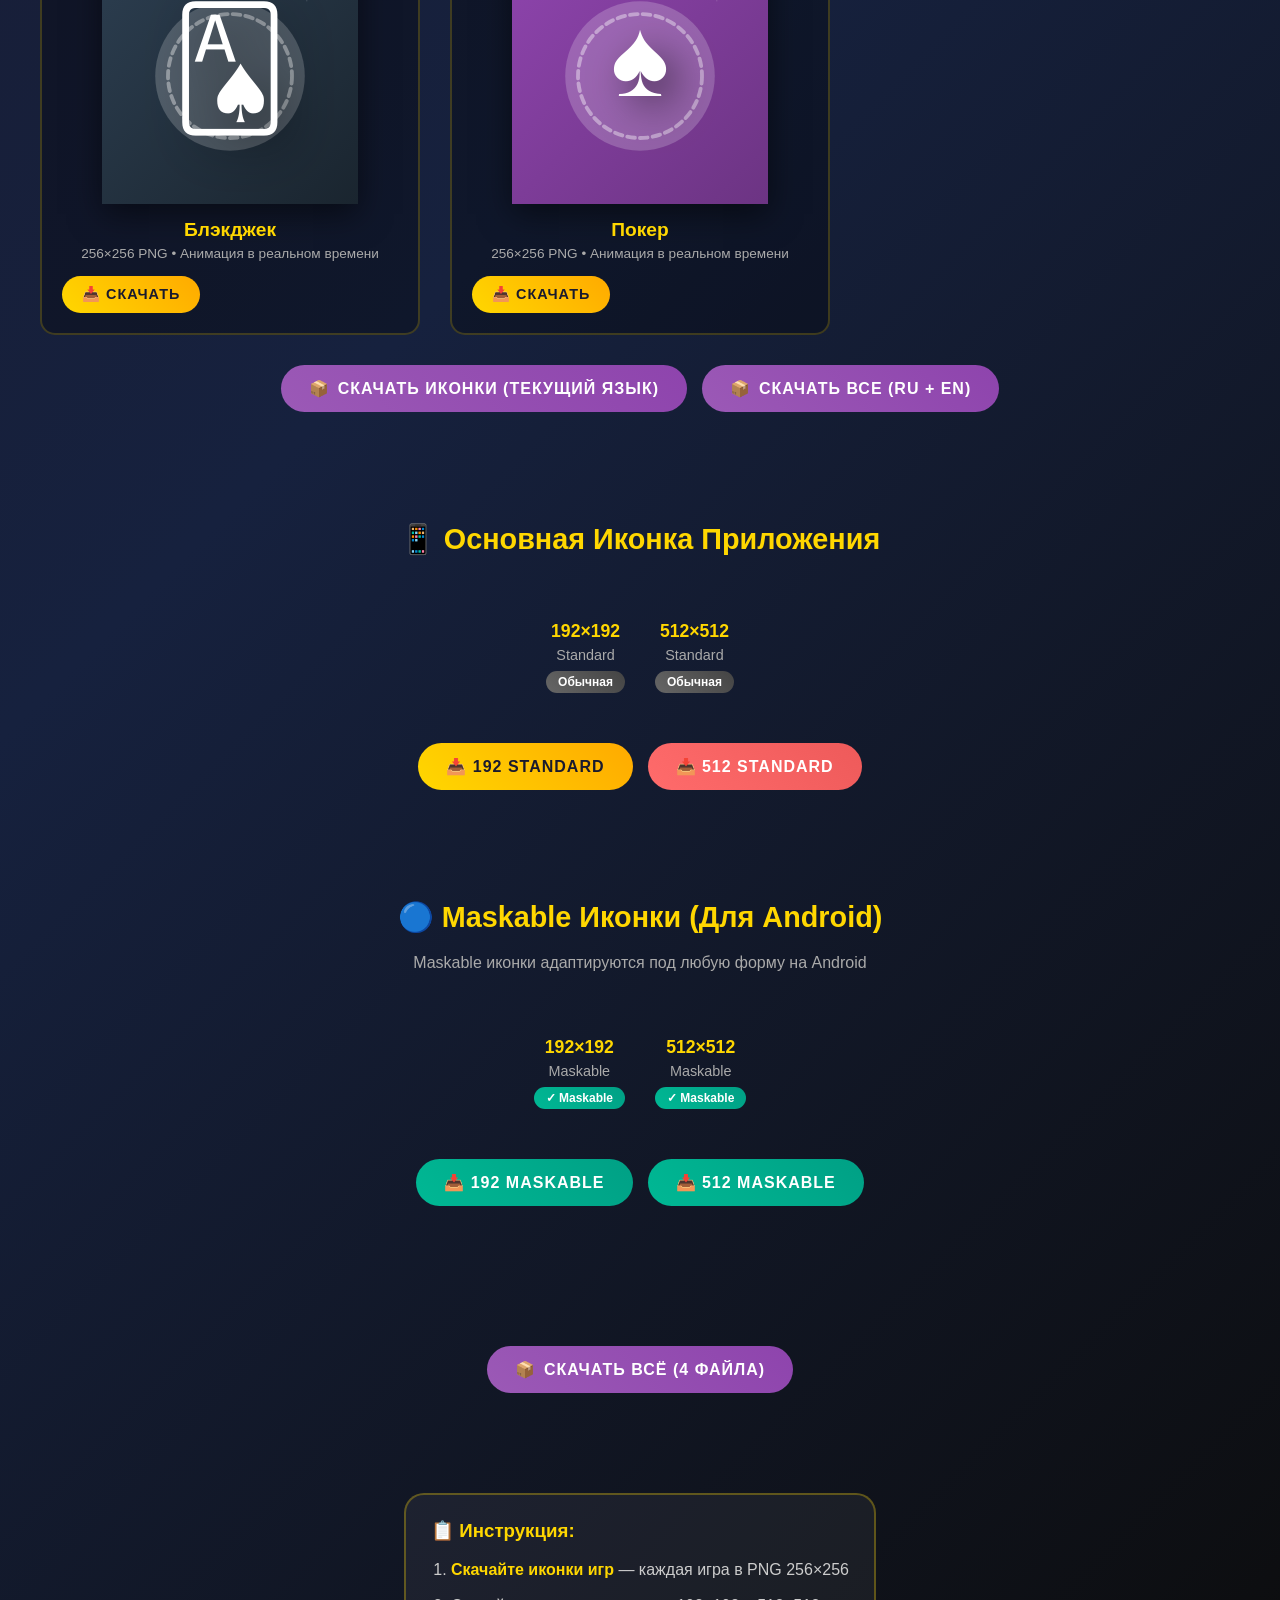
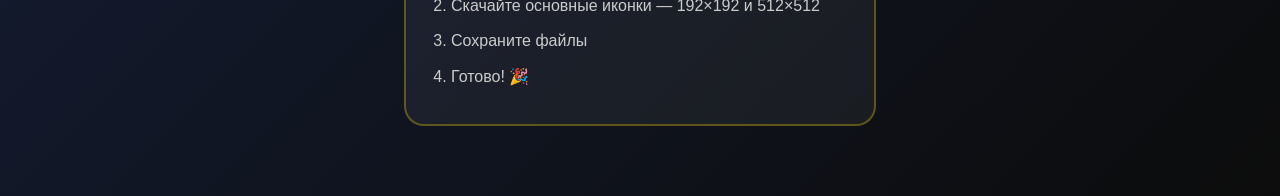
<file: icons/generate-icons.html>
<!DOCTYPE html>
<html lang="ru">
<head>
    <meta charset="UTF-8">
    <meta name="viewport" content="width=device-width, initial-scale=1.0">
    <title>Icon Generator - Casino Royale</title>
    <style>
        * {
            margin: 0;
            padding: 0;
            box-sizing: border-box;
        }

        body {
            font-family: 'Segoe UI', Tahoma, Geneva, Verdana, sans-serif;
            background: linear-gradient(135deg, #1a1a2e 0%, #16213e 50%, #0c0c0c 100%);
            min-height: 100vh;
            display: flex;
            flex-direction: column;
            align-items: center;
            padding: 40px 20px;
            color: #fff;
        }

        h1 {
            font-size: 2.5em;
            margin-bottom: 10px;
            background: linear-gradient(45deg, #ffd700, #ff6b6b, #ffd700);
            -webkit-background-clip: text;
            -webkit-text-fill-color: transparent;
            background-clip: text;
            text-align: center;
        }

        .subtitle {
            color: #aaa;
            margin-bottom: 40px;
            text-align: center;
        }

        .lang-switch {
            display: flex;
            gap: 10px;
            margin-bottom: 30px;
        }

        .lang-btn {
            padding: 10px 25px;
            border: 2px solid #ffd700;
            background: transparent;
            color: #ffd700;
            border-radius: 25px;
            cursor: pointer;
            font-weight: bold;
            transition: all 0.3s ease;
        }

        .lang-btn.active,
        .lang-btn:hover {
            background: #ffd700;
            color: #1a1a2e;
        }

        .section {
            width: 100%;
            max-width: 1200px;
            margin: 40px 0;
        }

        .section-title {
            font-size: 1.8em;
            color: #ffd700;
            margin-bottom: 20px;
            text-align: center;
        }

        .preview-container {
            display: flex;
            gap: 30px;
            flex-wrap: wrap;
            justify-content: center;
            margin: 30px 0;
        }

        .icon-group {
            text-align: center;
        }

        .icon-row {
            display: flex;
            gap: 30px;
            justify-content: center;
            margin: 20px 0;
            flex-wrap: wrap;
        }

        .icon-wrapper {
            text-align: center;
            position: relative;
        }

        .icon-preview {
            border-radius: 0;
            box-shadow: 0 20px 60px rgba(255, 215, 0, 0.4);
            border: none;
            background: #fff;
        }

        .icon-maskable {
            border-radius: 50%;
            box-shadow: 0 20px 60px rgba(0, 184, 148, 0.4);
            border: 4px solid rgba(0, 184, 148, 0.3);
        }

        .icon-192 {
            width: 192px;
            height: 192px;
        }

        .icon-256 {
            width: 256px;
            height: 256px;
        }

        .icon-label {
            margin-top: 15px;
            font-size: 1.1em;
            color: #ffd700;
            font-weight: bold;
        }

        .icon-name {
            font-size: 0.9em;
            color: #aaa;
            margin-top: 5px;
        }

        .badge {
            display: inline-block;
            padding: 4px 12px;
            border-radius: 20px;
            font-size: 0.75em;
            font-weight: bold;
            margin-top: 8px;
        }

        .badge-maskable {
            background: linear-gradient(45deg, #00b894, #00a085);
            color: white;
        }

        .badge-standard {
            background: linear-gradient(45deg, #666, #444);
            color: white;
        }

        .buttons {
            display: flex;
            gap: 15px;
            flex-wrap: wrap;
            justify-content: center;
            margin: 30px 0;
        }

        .download-btn {
            padding: 14px 28px;
            font-size: 1em;
            font-weight: bold;
            border: none;
            border-radius: 50px;
            cursor: pointer;
            transition: all 0.3s ease;
            text-transform: uppercase;
            letter-spacing: 1px;
            display: flex;
            align-items: center;
            gap: 8px;
        }

        .download-btn:hover {
            transform: translateY(-3px);
            box-shadow: 0 10px 30px rgba(255, 215, 0, 0.5);
        }

        .btn-192 {
            background: linear-gradient(45deg, #ffd700, #ffaa00);
            color: #1a1a2e;
        }

        .btn-512 {
            background: linear-gradient(45deg, #ff6b6b, #ee5a5a);
            color: white;
        }

        .btn-maskable {
            background: linear-gradient(45deg, #00b894, #00a085);
            color: white;
        }

        .btn-all {
            background: linear-gradient(45deg, #9b59b6, #8e44ad);
            color: white;
        }

        .info-box {
            background: rgba(255, 255, 255, 0.05);
            border: 2px solid rgba(255, 215, 0, 0.3);
            border-radius: 20px;
            padding: 25px;
            max-width: 800px;
            margin: 30px auto;
        }

        .info-box h3 {
            color: #ffd700;
            margin-bottom: 15px;
        }

        .info-box p, .info-box li {
            color: #ccc;
            line-height: 1.6;
            margin: 10px 0;
        }

        .info-box ol, .info-box ul {
            margin-left: 20px;
            line-height: 1.8;
        }

        .highlight {
            color: #ffd700;
            font-weight: bold;
        }

        canvas {
            display: none;
        }

        .game-icons-grid {
            display: grid;
            grid-template-columns: repeat(auto-fit, minmax(280px, 1fr));
            gap: 30px;
            margin: 30px 0;
        }

        .game-icon-card {
            background: rgba(0, 0, 0, 0.3);
            border-radius: 15px;
            padding: 20px;
            text-align: center;
            border: 2px solid rgba(255, 215, 0, 0.2);
            transition: all 0.3s ease;
        }

        .game-icon-card:hover {
            border-color: #ffd700;
            transform: translateY(-5px);
        }

        .game-icon-card canvas {
            display: block;
            margin: 0 auto;
            border-radius: 0;
            box-shadow: 0 10px 30px rgba(0, 0, 0, 0.5);
        }

        .game-icon-card h4 {
            color: #ffd700;
            margin: 15px 0 5px;
            font-size: 1.2em;
        }

        .game-icon-card .emoji-preview {
            font-size: 4em;
            margin: 10px 0;
            animation: iconBounce 2s ease-in-out infinite;
        }

        @keyframes iconBounce {
            0%, 100% { transform: translateY(0) scale(1); }
            50% { transform: translateY(-10px) scale(1.1); }
        }

        @keyframes iconSpin {
            0% { transform: rotate(0deg); }
            100% { transform: rotate(360deg); }
        }

        @keyframes iconPulse {
            0%, 100% { transform: scale(1); opacity: 1; }
            50% { transform: scale(1.2); opacity: 0.8; }
        }

        @keyframes iconShake {
            0%, 100% { transform: translateX(0); }
            25% { transform: translateX(-5px) rotate(-5deg); }
            75% { transform: translateX(5px) rotate(5deg); }
        }

        @keyframes iconGlow {
            0%, 100% { filter: drop-shadow(0 0 10px currentColor); }
            50% { filter: drop-shadow(0 0 25px currentColor); }
        }

        .anim-bounce { animation: iconBounce 2s ease-in-out infinite; }
        .anim-spin { animation: iconSpin 3s linear infinite; }
        .anim-pulse { animation: iconPulse 1.5s ease-in-out infinite; }
        .anim-shake { animation: iconShake 0.5s ease-in-out infinite; }
        .anim-glow { animation: iconGlow 2s ease-in-out infinite; }

        /* Notification animations */
        @keyframes genNotifIn {
            from { transform: translateX(-50%) translateY(-30px); opacity: 0; }
            to { transform: translateX(-50%) translateY(0); opacity: 1; }
        }

        @keyframes genNotifOut {
            from { transform: translateX(-50%) translateY(0); opacity: 1; }
            to { transform: translateX(-50%) translateY(-30px); opacity: 0; }
        }
    </style>
</head>
<body>
    <h1>Casino Royale</h1>
    <p class="subtitle" data-ru="Генератор иконок для игр — Яндекс Игры" data-en="Game Icons Generator — Yandex Games">Генератор иконок для игр — Яндекс Игры</p>

    <div class="lang-switch">
        <button class="lang-btn active" onclick="setIconLang('ru')">🇷🇺 Русский</button>
        <button class="lang-btn" onclick="setIconLang('en')">🇬🇧 English</button>
    </div>

    <!-- GAME ICONS WITH ANIMATIONS -->
    <div class="section">
        <h2 class="section-title" data-ru="🎮 Иконки Игр с Анимациями" data-en="🎮 Game Icons with Animations">🎮 Иконки Игр с Анимациями</h2>
        <p style="text-align: center; color: #aaa; margin-bottom: 20px;"
           data-ru="Каждая игра имеет свою иконку с уникальной анимацией. Прямоугольный контур (без скруглений) по требованиям Яндекс.Игр."
           data-en="Each game has its own icon with unique animation. Rectangular outline (no rounded corners) per Yandex Games requirements.">
            Каждая игра имеет свою иконку с уникальной анимацией. Прямоугольный контур (без скруглений) по требованиям Яндекс.Игр.
        </p>

        <div class="game-icons-grid" id="game-icons-grid">
            <!-- Icons will be generated here by JavaScript -->
        </div>

        <div class="buttons">
            <button class="download-btn btn-all" onclick="downloadAllGameIcons()">📦 <span data-ru="Скачать иконки (текущий язык)" data-en="Download Icons (current lang)">Скачать иконки (текущий язык)</span></button>
            <button class="download-btn btn-all" onclick="downloadAllIconsBothLangs()">📦 <span data-ru="Скачать ВСЕ (RU + EN)" data-en="Download ALL (RU + EN)">Скачать ВСЕ (RU + EN)</span></button>
        </div>
    </div>

    <!-- MAIN APP ICONS -->
    <div class="section">
        <h2 class="section-title" data-ru="📱 Основная Иконка Приложения" data-en="📱 Main App Icons">📱 Основная Иконка Приложения</h2>

        <div class="preview-container">
            <div class="icon-group">
                <div class="icon-row">
                    <div class="icon-wrapper">
                        <canvas id="canvas-192" width="192" height="192" class="icon-preview icon-192"></canvas>
                        <div class="icon-label">192×192</div>
                        <div class="icon-name">Standard</div>
                        <span class="badge badge-standard" data-ru="Обычная" data-en="Standard">Обычная</span>
                    </div>
                </div>
            </div>

            <div class="icon-group">
                <div class="icon-row">
                    <div class="icon-wrapper">
                        <canvas id="canvas-512" width="512" height="512" class="icon-preview icon-512"></canvas>
                        <div class="icon-label">512×512</div>
                        <div class="icon-name">Standard</div>
                        <span class="badge badge-standard" data-ru="Обычная" data-en="Standard">Обычная</span>
                    </div>
                </div>
            </div>
        </div>

        <div class="buttons">
            <button class="download-btn btn-192" onclick="downloadIcon(192, false)">📥 192 Standard</button>
            <button class="download-btn btn-512" onclick="downloadIcon(512, false)">📥 512 Standard</button>
        </div>
    </div>

    <!-- MASKABLE ICONS -->
    <div class="section">
        <h2 class="section-title" data-ru="🔵 Maskable Иконки (Для Android)" data-en="🔵 Maskable Icons (For Android)">🔵 Maskable Иконки (Для Android)</h2>
        <p style="text-align: center; color: #aaa; margin-bottom: 20px;"
           data-ru="Maskable иконки адаптируются под любую форму на Android"
           data-en="Maskable icons adapt to any shape on Android">
            Maskable иконки адаптируются под любую форму на Android
        </p>

        <div class="preview-container">
            <div class="icon-group">
                <div class="icon-row">
                    <div class="icon-wrapper">
                        <canvas id="canvas-maskable-192" width="192" height="192" class="icon-preview icon-maskable icon-192"></canvas>
                        <div class="icon-label">192×192</div>
                        <div class="icon-name">Maskable</div>
                        <span class="badge badge-maskable" data-ru="✓ Maskable" data-en="✓ Maskable">✓ Maskable</span>
                    </div>
                </div>
            </div>

            <div class="icon-group">
                <div class="icon-row">
                    <div class="icon-wrapper">
                        <canvas id="canvas-maskable-512" width="512" height="512" class="icon-preview icon-maskable icon-512"></canvas>
                        <div class="icon-label">512×512</div>
                        <div class="icon-name">Maskable</div>
                        <span class="badge badge-maskable" data-ru="✓ Maskable" data-en="✓ Maskable">✓ Maskable</span>
                    </div>
                </div>
            </div>
        </div>

        <div class="buttons">
            <button class="download-btn btn-maskable" onclick="downloadIcon(192, true)">📥 192 Maskable</button>
            <button class="download-btn btn-maskable" onclick="downloadIcon(512, true)">📥 512 Maskable</button>
        </div>
    </div>

    <!-- DOWNLOAD ALL -->
    <div class="section">
        <div class="buttons">
            <button class="download-btn btn-all" onclick="downloadAll()">📦 <span data-ru="Скачать всё (4 файла)" data-en="Download All (4 files)">Скачать всё (4 файла)</span></button>
        </div>
    </div>

    <!-- INFO BOX -->
    <div class="info-box">
        <h3 data-ru="📋 Инструкция:" data-en="📋 Instructions:">📋 Инструкция:</h3>
        <ol>
            <li><span class="highlight" data-ru="Скачайте иконки игр" data-en="Download game icons">Скачайте иконки игр</span> — <span data-ru="каждая игра в PNG 256×256" data-en="each game in PNG 256×256">каждая игра в PNG 256×256</span></li>
            <li><span data-ru="Скачайте основные иконки" data-en="Download main app icons">Скачайте основные иконки</span> — <span data-ru="192×192 и 512×512" data-en="192×192 and 512×512">192×192 и 512×512</span></li>
            <li><span data-ru="Сохраните файлы" data-en="Save files">Сохраните файлы</span></li>
            <li><span data-ru="Готово!" data-en="Done!">Готово!</span> 🎉</li>
        </ol>
    </div>

    <script>
        let currentLang = 'ru';
        let iconLang = 'ru'; // Separate language for icons

        function setLang(lang) {
            currentLang = lang;
            document.querySelectorAll('.lang-btn').forEach(btn => btn.classList.remove('active'));
            event.target.classList.add('active');

            document.querySelectorAll('[data-ru]').forEach(el => {
                el.textContent = el.getAttribute(`data-${lang}`);
            });
        }

        function setIconLang(lang) {
            iconLang = lang;
            // Update lang buttons in icons section
            document.querySelectorAll('.lang-switch .lang-btn').forEach(btn => {
                btn.classList.remove('active');
                if ((lang === 'ru' && btn.textContent.includes('Русский')) || 
                    (lang === 'en' && btn.textContent.includes('English'))) {
                    btn.classList.add('active');
                }
            });

            // Translate all text elements with data-ru/data-en
            document.querySelectorAll('[data-ru]').forEach(el => {
                el.textContent = el.getAttribute(`data-${lang}`);
            });

            // Regenerate game icons with new language
            generateGameIcons();
        }

        // Game definitions with icons and animations
        const games = [
            { id: 'slots', name: 'Слоты', nameEn: 'Slots', emoji: '🎰', color1: '#e74c3c', color2: '#c0392b', animation: 'anim-bounce' },
            { id: 'roulette', name: 'Рулетка', nameEn: 'Roulette', emoji: '🎡', color1: '#27ae60', color2: '#1e8449', animation: 'anim-spin' },
            { id: 'cards', name: 'Карточки', nameEn: 'Cards', emoji: '🃏', color1: '#3498db', color2: '#2980b9', animation: 'anim-pulse' },
            { id: 'dice', name: 'Кости', nameEn: 'Dice', emoji: '🎲', color1: '#9b59b6', color2: '#8e44ad', animation: 'anim-shake' },
            { id: 'mines', name: 'Мины', nameEn: 'Mines', emoji: '💣', color1: '#e67e22', color2: '#d35400', animation: 'anim-pulse' },
            { id: 'wheel', name: 'Колесо', nameEn: 'Wheel', emoji: '🎯', color1: '#1abc9c', color2: '#16a085', animation: 'anim-spin' },
            { id: 'blackjack', name: 'Блэкджек', nameEn: 'Blackjack', emoji: '🂡', color1: '#2c3e50', color2: '#1a252f', animation: 'anim-glow' },
            { id: 'poker', name: 'Покер', nameEn: 'Poker', emoji: '♠️', color1: '#8e44ad', color2: '#6c3483', animation: 'anim-bounce' },
        ];

        function getGameName(game) {
            return iconLang === 'ru' ? game.name : game.nameEn;
        }

        // Draw standard app icon - RECTANGULAR (no rounded corners, NO border)
        function drawStandardIcon(canvas, size) {
            const ctx = canvas.getContext('2d');
            const centerX = size / 2;
            const centerY = size / 2;

            ctx.clearRect(0, 0, size, size);

            // Gradient background - FULL RECTANGLE
            const gradient = ctx.createLinearGradient(0, 0, size, size);
            gradient.addColorStop(0, '#ffd700');
            gradient.addColorStop(0.5, '#ff6b6b');
            gradient.addColorStop(1, '#ee5a5a');

            ctx.fillStyle = gradient;
            ctx.fillRect(0, 0, size, size);

            // NO border - Yandex Games requirement (п. 8.3.3)

            // Center circle
            const chipRadius = size * 0.35;
            ctx.fillStyle = 'rgba(255, 255, 255, 0.2)';
            ctx.beginPath();
            ctx.arc(centerX, centerY, chipRadius, 0, Math.PI * 2);
            ctx.fill();

            // Decorative ring
            ctx.strokeStyle = 'rgba(255, 255, 255, 0.5)';
            ctx.lineWidth = size * 0.015;
            ctx.setLineDash([size * 0.03, size * 0.02]);
            ctx.beginPath();
            ctx.arc(centerX, centerY, chipRadius - size * 0.05, 0, Math.PI * 2);
            ctx.stroke();
            ctx.setLineDash([]);

            // Emoji
            ctx.fillStyle = '#ffffff';
            ctx.font = `${size * 0.55}px 'Segoe UI Emoji', 'Apple Color Emoji', sans-serif`;
            ctx.textAlign = 'center';
            ctx.textBaseline = 'middle';

            ctx.shadowColor = 'rgba(0, 0, 0, 0.5)';
            ctx.shadowBlur = size * 0.15;
            ctx.shadowOffsetX = size * 0.05;
            ctx.shadowOffsetY = size * 0.05;

            ctx.fillText('🎰', centerX, centerY + size * 0.02);

            ctx.shadowColor = 'transparent';
            ctx.shadowBlur = 0;

            // Sparkles
            drawSparkle(ctx, size * 0.15, size * 0.15, size * 0.08);
            drawSparkle(ctx, size * 0.85, size * 0.2, size * 0.06);
        }

        // Draw maskable icon - NO border, NO rounded corners
        function drawMaskableIcon(canvas, size) {
            const ctx = canvas.getContext('2d');
            const centerX = size / 2;
            const centerY = size / 2;

            ctx.clearRect(0, 0, size, size);

            // Full bleed background - RECTANGLE, no rounded corners
            const gradient = ctx.createLinearGradient(0, 0, size, size);
            gradient.addColorStop(0, '#ffd700');
            gradient.addColorStop(0.5, '#ff6b6b');
            gradient.addColorStop(1, '#ee5a5a');

            ctx.fillStyle = gradient;
            ctx.fillRect(0, 0, size, size);

            // NO border - Yandex Games requirement

            // Background circle
            const bgRadius = size * 0.45;
            ctx.fillStyle = 'rgba(255, 255, 255, 0.15)';
            ctx.beginPath();
            ctx.arc(centerX, centerY, bgRadius, 0, Math.PI * 2);
            ctx.fill();

            // Decorative ring
            ctx.strokeStyle = 'rgba(255, 255, 255, 0.4)';
            ctx.lineWidth = size * 0.02;
            ctx.setLineDash([size * 0.04, size * 0.03]);
            ctx.beginPath();
            ctx.arc(centerX, centerY, bgRadius - size * 0.08, 0, Math.PI * 2);
            ctx.stroke();
            ctx.setLineDash([]);

            // Emoji
            ctx.fillStyle = '#ffffff';
            ctx.font = `${size * 0.4}px 'Segoe UI Emoji', 'Apple Color Emoji', sans-serif`;
            ctx.textAlign = 'center';
            ctx.textBaseline = 'middle';

            ctx.shadowColor = 'rgba(0, 0, 0, 0.5)';
            ctx.shadowBlur = size * 0.2;
            ctx.shadowOffsetX = size * 0.05;
            ctx.shadowOffsetY = size * 0.05;

            ctx.fillText('🎰', centerX, centerY);

            ctx.shadowColor = 'transparent';
            ctx.shadowBlur = 0;

            // Sparkles
            drawSparkle(ctx, size * 0.15, size * 0.15, size * 0.07);
            drawSparkle(ctx, size * 0.85, size * 0.15, size * 0.07);
        }

        // Draw GAME icon - unique per game WITH ANIMATION FRAME
        function drawGameIcon(canvas, size, game, animationProgress = 0) {
            const ctx = canvas.getContext('2d');
            const centerX = size / 2;
            const centerY = size / 2;

            ctx.clearRect(0, 0, size, size);

            // Game-specific gradient
            const gradient = ctx.createLinearGradient(0, 0, size, size);
            gradient.addColorStop(0, game.color1);
            gradient.addColorStop(1, game.color2);

            // Sharp rectangle
            ctx.fillStyle = gradient;
            ctx.fillRect(0, 0, size, size);

            // NO border - Yandex Games requirement (п. 8.3.3)

            // Inner circle
            const circleRadius = size * 0.3 + Math.sin(animationProgress * Math.PI * 2) * size * 0.02;
            ctx.fillStyle = 'rgba(255, 255, 255, 0.2)';
            ctx.beginPath();
            ctx.arc(centerX, centerY, circleRadius, 0, Math.PI * 2);
            ctx.fill();

            // Decorative ring
            ctx.strokeStyle = 'rgba(255, 255, 255, 0.4)';
            ctx.lineWidth = size * 0.015;
            ctx.setLineDash([size * 0.03, size * 0.02]);
            ctx.beginPath();
            ctx.arc(centerX, centerY, circleRadius - size * 0.05, 0, Math.PI * 2);
            ctx.stroke();
            ctx.setLineDash([]);

            // Game emoji with animation
            let emojiX = centerX;
            let emojiY = centerY;
            let emojiSize = size * 0.45;
            let rotation = 0;
            let scaleX = 1;
            let scaleY = 1;

            // Apply different animations based on game type
            switch(game.animation) {
                case 'anim-bounce':
                    emojiY = centerY - Math.abs(Math.sin(animationProgress * Math.PI * 2)) * size * 0.1;
                    emojiSize = size * 0.45 + Math.sin(animationProgress * Math.PI * 2) * size * 0.05;
                    break;
                case 'anim-spin':
                    rotation = animationProgress * Math.PI * 2;
                    break;
                case 'anim-pulse':
                    const pulseScale = 1 + Math.sin(animationProgress * Math.PI * 2) * 0.2;
                    emojiSize = size * 0.45 * pulseScale;
                    break;
                case 'anim-shake':
                    emojiX = centerX + Math.sin(animationProgress * Math.PI * 4) * size * 0.03;
                    rotation = Math.sin(animationProgress * Math.PI * 4) * 0.2;
                    break;
                case 'anim-glow':
                    const glowIntensity = 0.5 + Math.sin(animationProgress * Math.PI * 2) * 0.5;
                    ctx.shadowBlur = size * 0.15 + glowIntensity * size * 0.15;
                    break;
            }

            ctx.save();
            ctx.translate(centerX, centerY);
            ctx.rotate(rotation);
            ctx.scale(scaleX, scaleY);

            ctx.fillStyle = '#ffffff';
            ctx.font = `${emojiSize}px 'Segoe UI Emoji', 'Apple Color Emoji', sans-serif`;
            ctx.textAlign = 'center';
            ctx.textBaseline = 'middle';

            ctx.shadowColor = 'rgba(0, 0, 0, 0.5)';
            if (game.animation !== 'anim-glow') {
                ctx.shadowBlur = size * 0.15;
            }
            ctx.shadowOffsetX = size * 0.05;
            ctx.shadowOffsetY = size * 0.05;

            ctx.fillText(game.emoji, emojiX - centerX, emojiY - centerY);

            ctx.restore();

            ctx.shadowColor = 'transparent';
            ctx.shadowBlur = 0;

            // Animated sparkles
            const sparkleIntensity = 0.5 + Math.sin(animationProgress * Math.PI * 4) * 0.5;
            drawSparkle(ctx, size * 0.2, size * 0.15, size * 0.06 * sparkleIntensity);
            drawSparkle(ctx, size * 0.8, size * 0.2, size * 0.05 * sparkleIntensity);
        }

        function drawSparkle(ctx, x, y, size) {
            ctx.fillStyle = 'rgba(255, 255, 255, 0.8)';
            ctx.beginPath();
            ctx.moveTo(x - size, y);
            ctx.lineTo(x + size, y);
            ctx.moveTo(x, y - size);
            ctx.lineTo(x, y + size);
            ctx.strokeStyle = 'rgba(255, 255, 255, 0.6)';
            ctx.lineWidth = size * 0.15;
            ctx.lineCap = 'round';
            ctx.stroke();
        }

        // Generate game icon cards
        function generateGameIcons() {
            const grid = document.getElementById('game-icons-grid');
            grid.innerHTML = '';

            games.forEach((game, index) => {
                const card = document.createElement('div');
                card.className = 'game-icon-card';

                const canvasId = `game-canvas-${game.id}`;
                const gameName = getGameName(game);

                card.innerHTML = `
                    <div class="emoji-preview ${game.animation}">${game.emoji}</div>
                    <canvas id="${canvasId}" width="256" height="256"></canvas>
                    <h4>${gameName}</h4>
                    <p style="color: #aaa; font-size: 0.85em;">256×256 PNG • ${iconLang === 'ru' ? 'Анимация в реальном времени' : 'Real-time animation'}</p>
                    <button class="download-btn btn-192" style="margin-top: 15px; font-size: 0.9em; padding: 10px 20px;" 
                            onclick="downloadGameIcon('${game.id}')">
                        📥 ${iconLang === 'ru' ? 'Скачать' : 'Download'}
                    </button>
                `;

                grid.appendChild(card);
            });

            // Start animation loop for all game icons
            startGameIconAnimations();
        }

        // Animation loop for game icons
        let animationFrameIds = {};
        function startGameIconAnimations() {
            games.forEach(game => {
                const canvas = document.getElementById(`game-canvas-${game.id}`);
                if (canvas) {
                    let startTime = performance.now();
                    const animate = (currentTime) => {
                        const progress = ((currentTime - startTime) % 2000) / 2000; // 2 second cycle
                        drawGameIcon(canvas, 256, game, progress);
                        animationFrameIds[game.id] = requestAnimationFrame(animate);
                    };
                    animationFrameIds[game.id] = requestAnimationFrame(animate);
                }
            });
        }

        // Stop all animations
        function stopGameIconAnimations() {
            Object.values(animationFrameIds).forEach(id => {
                if (id) cancelAnimationFrame(id);
            });
            animationFrameIds = {};
        }

        function downloadIcon(size, maskable) {
            const canvasId = maskable ? `canvas-maskable-${size}` : `canvas-${size}`;
            const canvas = document.getElementById(canvasId);

            canvas.toBlob(function(blob) {
                const url = URL.createObjectURL(blob);
                const a = document.createElement('a');
                a.href = url;
                const maskableStr = maskable ? '-maskable' : '';
                a.download = `icon${maskableStr}-${size}.png`;
                document.body.appendChild(a);
                a.click();
                document.body.removeChild(a);
                URL.revokeObjectURL(url);
            }, 'image/png');
        }

        function downloadGameIcon(gameId) {
            const canvas = document.getElementById(`game-canvas-${gameId}`);
            if (!canvas) return;

            // Stop animation for this game to get clean frame
            if (animationFrameIds[gameId]) {
                cancelAnimationFrame(animationFrameIds[gameId]);
                delete animationFrameIds[gameId];
            }

            // Draw final frame
            const game = games.find(g => g.id === gameId);
            drawGameIcon(canvas, 256, game, 0);

            canvas.toBlob(function(blob) {
                const url = URL.createObjectURL(blob);
                const a = document.createElement('a');
                a.href = url;
                const langPrefix = iconLang === 'ru' ? 'ru' : 'en';
                a.download = `icon-${langPrefix}-${gameId}-256.png`;
                document.body.appendChild(a);
                a.click();
                document.body.removeChild(a);
                URL.revokeObjectURL(url);

                showNotification(`✅ ${game.emoji} ${getGameName(game)} — ${iconLang === 'ru' ? 'сохранено!' : 'saved!'}`, 'win');

                // Restart animation after download
                setTimeout(() => {
                    const restartCanvas = document.getElementById(`game-canvas-${gameId}`);
                    if (restartCanvas && !animationFrameIds[gameId]) {
                        let startTime = performance.now();
                        const animate = (currentTime) => {
                            const progress = ((currentTime - startTime) % 2000) / 2000;
                            drawGameIcon(restartCanvas, 256, game, progress);
                            animationFrameIds[gameId] = requestAnimationFrame(animate);
                        };
                        animationFrameIds[gameId] = requestAnimationFrame(animate);
                    }
                }, 500);
            }, 'image/png');
        }

        function downloadAllGameIcons() {
            showNotification(`${iconLang === 'ru' ? '📦 Скачивание' : '📦 Downloading'} ${games.length} ${iconLang === 'ru' ? 'иконок...' : 'icons...'}`, 'info', 3000);

            // Stop all animations first
            stopGameIconAnimations();

            games.forEach((game, index) => {
                setTimeout(() => {
                    const canvas = document.getElementById(`game-canvas-${game.id}`);
                    if (canvas) {
                        // Draw clean frame
                        drawGameIcon(canvas, 256, game, 0);

                        canvas.toBlob(function(blob) {
                            const url = URL.createObjectURL(blob);
                            const a = document.createElement('a');
                            a.href = url;
                            const langPrefix = iconLang === 'ru' ? 'ru' : 'en';
                            a.download = `icon-${langPrefix}-${game.id}-256.png`;
                            document.body.appendChild(a);
                            a.click();
                            document.body.removeChild(a);
                            URL.revokeObjectURL(url);
                        }, 'image/png');
                    }
                }, index * 300);
            });

            // Restart animations after all downloads
            setTimeout(() => {
                startGameIconAnimations();
            }, games.length * 300 + 500);
        }

        function downloadAllIconsBothLangs() {
            showNotification(iconLang === 'ru' ? '📦 Скачивание 16 иконок (RU + EN)...' : '📦 Downloading 16 icons (RU + EN)...', 'info', 3000);

            // Stop all animations
            stopGameIconAnimations();

            let downloadIndex = 0;
            const totalDownloads = games.length * 2; // RU + EN

            function downloadNext() {
                if (downloadIndex >= totalDownloads) {
                    // All done, restart animations
                    setTimeout(() => startGameIconAnimations(), 500);
                    return;
                }

                const lang = downloadIndex < games.length ? 'ru' : 'en';
                const gameIndex = downloadIndex % games.length;
                const game = games[gameIndex];

                const canvas = document.getElementById(`game-canvas-${game.id}`);
                if (canvas) {
                    // Temporarily switch lang for name
                    const origLang = iconLang;
                    iconLang = lang;

                    // Draw clean frame
                    drawGameIcon(canvas, 256, game, 0);

                    canvas.toBlob(function(blob) {
                        const url = URL.createObjectURL(blob);
                        const a = document.createElement('a');
                        a.href = url;
                        a.download = `icon-${lang}-${game.id}-256.png`;
                        document.body.appendChild(a);
                        a.click();
                        document.body.removeChild(a);
                        URL.revokeObjectURL(url);

                        iconLang = origLang;
                    }, 'image/png');
                }

                downloadIndex++;
                setTimeout(downloadNext, 300);
            }

            downloadNext();
        }

        function downloadAll() {
            downloadIcon(192, false);
            setTimeout(() => downloadIcon(512, false), 200);
            setTimeout(() => downloadIcon(192, true), 400);
            setTimeout(() => downloadIcon(512, true), 600);
        }

        function showNotification(text, type = 'info', duration = 3000) {
            const existing = document.querySelector('.gen-notification');
            if (existing) existing.remove();

            const notif = document.createElement('div');
            notif.className = 'gen-notification';
            notif.textContent = text;
            notif.style.cssText = `
                position: fixed;
                top: 20px;
                left: 50%;
                transform: translateX(-50%);
                padding: 15px 30px;
                border-radius: 15px;
                font-size: 1.1em;
                font-weight: bold;
                z-index: 10000;
                animation: genNotifIn 0.3s ease;
                max-width: 90%;
                text-align: center;
                box-shadow: 0 5px 30px rgba(0,0,0,0.5);
            `;

            if (type === 'win') {
                notif.style.background = 'linear-gradient(45deg, #00b894, #00a085)';
                notif.style.color = '#fff';
            } else {
                notif.style.background = 'linear-gradient(45deg, #3498db, #2980b9)';
                notif.style.color = '#fff';
            }

            document.body.appendChild(notif);

            setTimeout(() => {
                notif.style.animation = 'genNotifOut 0.3s ease';
                setTimeout(() => notif.remove(), 300);
            }, duration);
        }

        window.addEventListener('DOMContentLoaded', () => {
            drawStandardIcon(document.getElementById('canvas-192'), 192);
            drawStandardIcon(document.getElementById('canvas-512'), 512);
            drawMaskableIcon(document.getElementById('canvas-maskable-192'), 192);
            drawMaskableIcon(document.getElementById('canvas-maskable-512'), 512);
            generateGameIcons();
        });
    </script>
</body>
</html>
</file>
<file: css/style.css>
* {
    margin: 0;
    padding: 0;
    box-sizing: border-box;
    -webkit-user-select: none;
    -moz-user-select: none;
    -ms-user-select: none;
    user-select: none;
    -webkit-tap-highlight-color: transparent;
}

html, body {
    height: 100%;
    width: 100%;
}

body {
    font-family: 'Segoe UI', Tahoma, Geneva, Verdana, sans-serif;
    background: linear-gradient(135deg, #0c0c0c 0%, #1a1a2e 50%, #16213e 100%);
    min-height: 100vh;
    color: #fff;
    padding-bottom: 100px;
}

/* Header */
.header {
    background: linear-gradient(90deg, #1a1a2e, #2d3436, #1a1a2e);
    padding: 20px;
    text-align: center;
    border-bottom: 3px solid #ffd700;
    box-shadow: 0 5px 30px rgba(255, 215, 0, 0.3);
}

.header h1 {
    font-size: 3em;
    background: linear-gradient(45deg, #ffd700, #ff6b6b, #ffd700);
    -webkit-background-clip: text;
    -webkit-text-fill-color: transparent;
    background-clip: text;
    animation: glow 2s ease-in-out infinite alternate;
    letter-spacing: 3px;
}

@keyframes glow {
    from { filter: drop-shadow(0 0 10px #ffd700); }
    to { filter: drop-shadow(0 0 30px #ff6b6b); }
}

/* Stats Bar */
.stats-bar {
    display: flex;
    justify-content: center;
    gap: 20px;
    padding: 15px;
    background: rgba(0, 0, 0, 0.5);
    flex-wrap: wrap;
    position: sticky;
    top: 0;
    z-index: 50;
}

.stat-item {
    background: linear-gradient(135deg, #2d3436, #1a1a2e);
    border: 2px solid #ffd700;
    border-radius: 15px;
    padding: 10px 25px;
    text-align: center;
    min-width: 140px;
}

.stat-label {
    color: #aaa;
    font-size: 0.85em;
    margin-bottom: 5px;
}

.stat-value {
    color: #ffd700;
    font-size: 1.4em;
    font-weight: bold;
    text-shadow: 0 0 10px rgba(255, 215, 0, 0.5);
    transition: all 0.3s ease;
}

.stat-value.balance-up {
    color: #00b894;
    transform: scale(1.2);
    text-shadow: 0 0 20px rgba(0, 184, 148, 0.8);
}

.stat-value.balance-down {
    color: #e74c3c;
    transform: scale(0.9);
    text-shadow: 0 0 20px rgba(231, 76, 60, 0.8);
}

/* Main Container */
.main-container {
    display: flex;
    gap: 20px;
    padding: 20px;
    max-width: 1400px;
    margin: 0 auto;
    flex-wrap: wrap;
    justify-content: center;
}

/* Games Navigation */
.games-nav {
    display: flex;
    flex-direction: column;
    gap: 10px;
    min-width: 200px;
}

.game-btn {
    padding: 12px 20px;
    background: linear-gradient(135deg, #2d3436, #1a1a2e);
    border: 2px solid #444;
    border-radius: 15px;
    color: #fff;
    font-size: 0.95em;
    cursor: pointer;
    transition: all 0.3s ease;
    text-align: left;
}

.game-btn:hover {
    border-color: #ffd700;
    transform: translateX(5px);
}

.game-btn.active {
    border-color: #ffd700;
    background: linear-gradient(135deg, #ffd70033, #1a1a2e);
}

.game-btn span {
    font-size: 1.2em;
    margin-right: 8px;
}

/* Game Area */
.game-area {
    flex: 1;
    min-width: 500px;
    background: linear-gradient(135deg, #2d3436, #1a1a2e);
    border: 3px solid #ffd700;
    border-radius: 20px;
    padding: 30px;
    box-shadow: 0 0 50px rgba(255, 215, 0, 0.2);
}

.game-container {
    animation: fadeIn 0.3s ease;
}

@keyframes fadeIn {
    from { opacity: 0; transform: translateY(10px); }
    to { opacity: 1; transform: translateY(0); }
}

.game-title {
    text-align: center;
    font-size: 1.8em;
    color: #ffd700;
    margin-bottom: 20px;
    text-transform: uppercase;
    letter-spacing: 3px;
}

/* Slot Machine */
.slot-container {
    text-align: center;
}

.slot-reels {
    display: flex;
    justify-content: center;
    gap: 8px;
    margin: 20px 0;
    flex-wrap: wrap;
}

.slot-reel {
    width: 70px;
    height: 90px;
    background: linear-gradient(180deg, #fff9e6, #fff, #fff9e6);
    border-radius: 12px;
    display: flex;
    align-items: center;
    justify-content: center;
    font-size: 2.5em;
    border: 3px solid #ffd700;
    box-shadow: inset 0 0 15px rgba(0, 0, 0, 0.3);
}

.slot-reel.spinning {
    animation: reelSpin 0.1s linear infinite;
}

@keyframes reelSpin {
    0% { transform: translateY(-8px) rotate(-2deg) scale(0.95); opacity: 0.7; }
    25% { transform: translateY(0) rotate(0deg) scale(1); opacity: 1; }
    50% { transform: translateY(8px) rotate(2deg) scale(0.95); opacity: 0.7; }
    75% { transform: translateY(0) rotate(0deg) scale(1); opacity: 1; }
    100% { transform: translateY(-8px) rotate(-2deg) scale(0.95); opacity: 0.7; }
}

.slot-reel.winner {
    animation: winnerPulse 0.5s ease-in-out infinite alternate;
    border-color: #00b894 !important;
}

@keyframes winnerPulse {
    from { transform: scale(1); box-shadow: 0 0 20px #ffd700; border-color: #ffd700; }
    to { transform: scale(1.08); box-shadow: 0 0 40px #00b894; border-color: #00b894; }
}

.slot-reel.loser {
    animation: loserShake 0.5s ease-in-out;
    border-color: #e74c3c !important;
}

@keyframes loserShake {
    0%, 100% { transform: translateX(0); }
    20% { transform: translateX(-5px); }
    40% { transform: translateX(5px); }
    60% { transform: translateX(-3px); }
    80% { transform: translateX(3px); }
}

/* Roulette */
.roulette-container {
    text-align: center;
}

.roulette-wheel {
    width: 250px;
    height: 250px;
    border-radius: 50%;
    margin: 0 auto 20px;
    border: 10px solid #ffd700;
    box-shadow: 0 0 40px rgba(255, 215, 0, 0.6);
    transition: transform 3s cubic-bezier(0.17, 0.67, 0.12, 0.99);
    position: relative;
    background: conic-gradient(
        #27ae60 0deg 9.7deg,    /* 0 - green */
        #e74c3c 9.7deg 19.4deg,  /* 1 - red */
        #2c3e50 19.4deg 29.1deg, /* 2 - black */
        #e74c3c 29.1deg 38.8deg, /* 3 - red */
        #2c3e50 38.8deg 48.5deg, /* 4 - black */
        #e74c3c 48.5deg 58.2deg, /* 5 - red */
        #2c3e50 58.2deg 67.9deg, /* 6 - black */
        #e74c3c 67.9deg 77.6deg, /* 7 - red */
        #2c3e50 77.6deg 87.3deg, /* 8 - black */
        #e74c3c 87.3deg 97deg,   /* 9 - red */
        #2c3e50 97deg 106.7deg,  /* 10 - black */
        #e74c3c 106.7deg 116.4deg, /* 11 - red */
        #2c3e50 116.4deg 126.1deg, /* 12 - black */
        #e74c3c 126.1deg 135.8deg, /* 13 - red */
        #2c3e50 135.8deg 145.5deg, /* 14 - black */
        #e74c3c 145.5deg 155.2deg, /* 15 - red */
        #2c3e50 155.2deg 164.9deg, /* 16 - black */
        #e74c3c 164.9deg 174.6deg, /* 17 - red */
        #2c3e50 174.6deg 184.3deg, /* 18 - black */
        #e74c3c 184.3deg 194deg,   /* 19 - red */
        #2c3e50 194deg 203.7deg,   /* 20 - black */
        #e74c3c 203.7deg 213.4deg, /* 21 - red */
        #2c3e50 213.4deg 223.1deg, /* 22 - black */
        #e74c3c 223.1deg 232.8deg, /* 23 - red */
        #2c3e50 232.8deg 242.5deg, /* 24 - black */
        #e74c3c 242.5deg 252.2deg, /* 25 - red */
        #2c3e50 252.2deg 261.9deg, /* 26 - black */
        #e74c3c 261.9deg 271.6deg, /* 27 - red */
        #2c3e50 271.6deg 281.3deg, /* 28 - black */
        #e74c3c 281.3deg 291deg,   /* 29 - red */
        #2c3e50 291deg 300.7deg,   /* 30 - black */
        #e74c3c 300.7deg 310.4deg, /* 31 - red */
        #2c3e50 310.4deg 320.1deg, /* 32 - black */
        #e74c3c 320.1deg 329.8deg, /* 33 - red */
        #2c3e50 329.8deg 339.5deg, /* 34 - black */
        #e74c3c 339.5deg 349.2deg, /* 35 - red */
        #2c3e50 349.2deg 360deg    /* 36 - black */
    );
}

.roulette-wheel::after {
    content: '🎯';
    position: absolute;
    top: 50%;
    left: 50%;
    transform: translate(-50%, -50%);
    font-size: 3em;
    background: #ffd700;
    border-radius: 50%;
    width: 60px;
    height: 60px;
    display: flex;
    align-items: center;
    justify-content: center;
    border: 5px solid #fff;
}

.roulette-pointer {
    position: absolute;
    top: -20px;
    left: 50%;
    transform: translateX(-50%);
    width: 0;
    height: 0;
    border-left: 20px solid transparent;
    border-right: 20px solid transparent;
    border-top: 40px solid #ffd700;
    z-index: 10;
    filter: drop-shadow(0 2px 5px rgba(0,0,0,0.5));
}

.roulette-result {
    font-size: 2.5em;
    margin: 20px 0;
    min-height: 50px;
}

.roulette-bets {
    display: flex;
    justify-content: center;
    gap: 10px;
    flex-wrap: wrap;
    margin: 20px 0;
}

.roulette-bet-btn {
    padding: 12px 20px;
    border: 3px solid;
    border-radius: 10px;
    font-size: 1em;
    cursor: pointer;
    transition: all 0.3s ease;
    font-weight: bold;
}

.roulette-bet-btn.red {
    background: #e74c3c;
    border-color: #c0392b;
    color: white;
}

.roulette-bet-btn.black {
    background: #2c3e50;
    border-color: #1a252f;
    color: white;
}

.roulette-bet-btn.green {
    background: #27ae60;
    border-color: #1e8449;
    color: white;
}

.roulette-bet-btn:hover {
    transform: scale(1.05);
}

.roulette-bet-btn.selected {
    box-shadow: 0 0 20px #ffd700;
    transform: scale(1.1);
}

/* Cards */
.cards-area {
    display: flex;
    justify-content: center;
    gap: 10px;
    margin: 20px 0;
    flex-wrap: wrap;
}

.card {
    width: 70px;
    height: 100px;
    background: linear-gradient(135deg, #fff, #f0f0f0);
    border-radius: 10px;
    display: flex;
    align-items: center;
    justify-content: center;
    font-size: 2.2em;
    border: 3px solid #333;
    box-shadow: 0 5px 20px rgba(0, 0, 0, 0.3);
    cursor: pointer;
    transition: all 0.3s ease;
    position: relative;
}

.card:hover {
    transform: translateY(-5px);
}

.card.red {
    color: #e74c3c;
}

.card.black {
    color: #2c3e50;
}

.card.hidden {
    background: linear-gradient(135deg, #1a1a2e, #2d3436);
    color: transparent;
}

.card.held {
    border-color: #00b894;
    box-shadow: 0 0 20px #00b894;
}

.card.held::after {
    content: '🔒';
    position: absolute;
    top: -10px;
    right: -10px;
    font-size: 1.2em;
}

/* Dice */
.dice-area {
    display: flex;
    justify-content: center;
    gap: 20px;
    margin: 20px 0;
}

.dice {
    width: 70px;
    height: 70px;
    background: linear-gradient(135deg, #fff, #f0f0f0);
    border-radius: 15px;
    display: flex;
    align-items: center;
    justify-content: center;
    font-size: 2.5em;
    border: 3px solid #333;
    box-shadow: 0 5px 20px rgba(0, 0, 0, 0.3);
}

.dice.rolling {
    animation: diceRoll 0.5s ease-in-out infinite;
}

@keyframes diceRoll {
    0% { transform: rotate(0deg); }
    25% { transform: rotate(90deg); }
    50% { transform: rotate(180deg); }
    75% { transform: rotate(270deg); }
    100% { transform: rotate(360deg); }
}

/* Mines */
.mines-grid {
    display: grid;
    grid-template-columns: repeat(5, 1fr);
    gap: 8px;
    margin: 20px 0;
    max-width: 350px;
    margin-left: auto;
    margin-right: auto;
}

.mines-grid .card {
    width: 55px;
    height: 55px;
    font-size: 1.6em;
    margin: 0 auto;
}

.mines-grid .card.revealed {
    cursor: default;
}

/* Wheel */
.wheel-container {
    position: relative;
    width: 220px;
    height: 220px;
    margin: 20px auto;
}

.wheel {
    width: 100%;
    height: 100%;
    border-radius: 50%;
    border: 8px solid #ffd700;
    position: relative;
    transition: transform 4s cubic-bezier(0.17, 0.67, 0.12, 0.99);
    overflow: hidden;
    box-shadow: 0 0 40px rgba(255, 215, 0, 0.5);
}

.wheel-segment {
    position: absolute;
    width: 50%;
    height: 50%;
    background: var(--color);
    transform-origin: 100% 100%;
    transform: rotate(calc(var(--i) * 45deg)) skew(-45deg);
    display: flex;
    align-items: center;
    justify-content: center;
    color: white;
    font-weight: bold;
    font-size: 1em;
    clip-path: polygon(0 0, 100% 0, 100% 100%);
}

.wheel-pointer {
    position: absolute;
    top: -15px;
    left: 50%;
    transform: translateX(-50%);
    width: 0;
    height: 0;
    border-left: 15px solid transparent;
    border-right: 15px solid transparent;
    border-top: 30px solid #ffd700;
    z-index: 10;
    filter: drop-shadow(0 2px 5px rgba(0,0,0,0.5));
}

/* Blackjack */
.blackjack-container {
    text-align: center;
}

.blackjack-area {
    display: flex;
    flex-direction: column;
    gap: 30px;
    margin: 30px 0;
}

.hand-area h3 {
    color: #ffd700;
    margin-bottom: 10px;
}

.hand-total {
    font-size: 1.3em;
    color: #aaa;
    margin-top: 10px;
}

.blackjack-controls {
    display: flex;
    justify-content: center;
    gap: 10px;
    flex-wrap: wrap;
}

.blackjack-controls .action-btn:disabled {
    opacity: 0.5;
    cursor: not-allowed;
}

/* Poker */
.poker-container {
    text-align: center;
}

.poker-controls {
    display: flex;
    justify-content: center;
    gap: 10px;
    flex-wrap: wrap;
    margin: 20px 0;
}

.poker-cards .card {
    width: 80px;
    height: 120px;
    font-size: 2.5em;
}

/* Durak */
.durak-container {
    text-align: center;
}

.durak-area {
    margin: 20px 0;
    min-height: 350px;
}

.opponent-area {
    margin-bottom: 20px;
}

.opponent-area .card {
    background: linear-gradient(135deg, #1a1a2e, #2d3436);
    border: 2px solid #444;
}

.table-area {
    min-height: 150px;
    background: rgba(0, 100, 0, 0.3);
    border: 3px solid #2d5016;
    border-radius: 15px;
    padding: 20px;
    margin: 20px 0;
    display: flex;
    justify-content: center;
    gap: 20px;
    flex-wrap: wrap;
    align-items: flex-start;
}

.table-area .card-pair {
    display: flex;
    flex-direction: column;
    gap: 5px;
    align-items: center;
    background: rgba(0, 0, 0, 0.2);
    padding: 10px;
    border-radius: 10px;
}

.table-area .card-pair .card {
    width: 60px;
    height: 85px;
    font-size: 1.5em;
    margin: 0;
}

.player-area {
    margin-top: 20px;
}

.card-count {
    color: #aaa;
    font-size: 1em;
    margin-top: 10px;
}

.durak-controls {
    display: flex;
    justify-content: center;
    gap: 10px;
    flex-wrap: wrap;
    margin: 20px 0;
}

/* Common Controls */
.bet-controls {
    display: flex;
    justify-content: center;
    align-items: center;
    gap: 15px;
    margin: 20px 0;
    flex-wrap: wrap;
}

.bet-btn {
    width: 45px;
    height: 45px;
    border-radius: 50%;
    border: 3px solid #ffd700;
    background: transparent;
    color: #ffd700;
    font-size: 1.5em;
    cursor: pointer;
    transition: all 0.3s ease;
}

.bet-btn:hover {
    background: #ffd700;
    color: #1a1a2e;
}

.bet-btn.max {
    font-size: 0.9em;
    width: auto;
    padding: 0 15px;
    border-radius: 50px;
}

.bet-input {
    width: 100px;
    height: 45px;
    background: linear-gradient(135deg, #2d3436, #1a1a2e);
    border: 3px solid #ffd700;
    border-radius: 10px;
    color: #ffd700;
    font-size: 1.3em;
    text-align: center;
    font-weight: bold;
    outline: none;
    transition: all 0.3s ease;
}

.bet-input:focus {
    box-shadow: 0 0 20px rgba(255, 215, 0, 0.5);
}

.bet-input::-webkit-inner-spin-button,
.bet-input::-webkit-outer-spin-button {
    opacity: 1;
}

.bet-display {
    font-size: 1.3em;
    color: #fff;
    min-width: 100px;
    text-align: center;
}

.action-btn {
    padding: 15px 35px;
    font-size: 1.1em;
    border: none;
    border-radius: 50px;
    cursor: pointer;
    transition: all 0.3s ease;
    font-weight: bold;
    text-transform: uppercase;
    letter-spacing: 2px;
    margin: 10px;
}

.action-btn.primary {
    background: linear-gradient(45deg, #ff6b6b, #ee5a5a);
    color: white;
    box-shadow: 0 5px 20px rgba(255, 107, 107, 0.5);
}

.action-btn.primary:hover:not(:disabled) {
    transform: translateY(-3px);
    box-shadow: 0 8px 30px rgba(255, 107, 107, 0.8);
}

.action-btn.cashout {
    background: linear-gradient(45deg, #00b894, #00a085);
    color: white;
    box-shadow: 0 5px 20px rgba(0, 184, 148, 0.5);
}

.action-btn:disabled {
    opacity: 0.5;
    cursor: not-allowed;
}

.message {
    font-size: 1.4em;
    text-align: center;
    min-height: 50px;
    margin-top: 20px;
    padding: 18px 25px;
    border-radius: 15px;
    transition: opacity 0.3s ease;
    font-weight: bold;
    text-shadow: 0 2px 4px rgba(0, 0, 0, 0.3);
    border: 3px solid transparent;
    display: none;
    opacity: 0;
}

.message.win {
    background: linear-gradient(45deg, #00b894, #00a085);
    color: #fff;
    border-color: #00ffcc;
    animation: messagePulse 0.5s ease-in-out infinite alternate;
    box-shadow: 0 0 30px rgba(0, 184, 148, 0.6);
}

.message.lose {
    background: linear-gradient(45deg, #e74c3c, #c0392b);
    color: #fff;
    border-color: #ff6b6b;
    box-shadow: 0 0 20px rgba(231, 76, 60, 0.5);
}

.message.info {
    background: linear-gradient(45deg, #3498db, #2980b9);
    color: #fff;
    border-color: #5dade2;
}

@keyframes messagePulse {
    from { transform: scale(1); box-shadow: 0 0 20px rgba(0, 184, 148, 0.4); }
    to { transform: scale(1.03); box-shadow: 0 0 40px rgba(0, 184, 148, 0.8); }
}

/* Paytable */
.paytable {
    background: rgba(0, 0, 0, 0.5);
    border-radius: 15px;
    padding: 20px;
    margin-top: 20px;
}

.paytable h3 {
    color: #ffd700;
    margin-bottom: 15px;
    text-align: center;
}

.paytable-grid {
    display: grid;
    grid-template-columns: repeat(auto-fit, minmax(90px, 1fr));
    gap: 10px;
}

.paytable-item {
    background: rgba(255, 255, 255, 0.1);
    padding: 10px;
    border-radius: 10px;
    text-align: center;
    border: 2px solid transparent;
    transition: all 0.3s ease;
}

.paytable-item:hover {
    border-color: #ffd700;
    transform: translateY(-3px);
}

.paytable-symbol {
    font-size: 1.5em;
}

.paytable-value {
    color: #ffd700;
    font-weight: bold;
    font-size: 0.8em;
}

/* Withdraw */
.withdraw-section {
    position: fixed;
    bottom: 20px;
    right: 20px;
    z-index: 100;
    display: flex;
    flex-direction: column;
    gap: 10px;
    align-items: flex-end;
}

.withdraw-btn {
    padding: 18px 35px;
    font-size: 1.3em;
    background: linear-gradient(45deg, #00b894, #00a085);
    color: white;
    border: none;
    border-radius: 50px;
    cursor: pointer;
    box-shadow: 0 5px 30px rgba(0, 184, 148, 0.6);
    transition: all 0.3s ease;
    font-weight: bold;
    text-transform: uppercase;
    letter-spacing: 2px;
    animation: withdrawPulse 2s ease-in-out infinite;
}

@keyframes withdrawPulse {
    from { box-shadow: 0 5px 30px rgba(0, 184, 148, 0.6); }
    to { box-shadow: 0 5px 50px rgba(0, 184, 148, 1); }
}

.withdraw-btn:hover {
    transform: translateY(-5px);
}

/* Credit Section */
.credit-section {
    position: fixed;
    bottom: 20px;
    left: 20px;
    z-index: 100;
    display: flex;
    flex-direction: column;
    gap: 10px;
}

.credit-btn {
    padding: 18px 35px;
    font-size: 1.3em;
    background: linear-gradient(45deg, #e74c3c, #c0392b);
    color: white;
    border: none;
    border-radius: 50px;
    cursor: pointer;
    box-shadow: 0 5px 30px rgba(231, 76, 60, 0.6);
    transition: all 0.3s ease;
    font-weight: bold;
    text-transform: uppercase;
    letter-spacing: 2px;
    animation: creditPulse 1s ease-in-out infinite alternate;
}

@keyframes creditPulse {
    from { box-shadow: 0 5px 30px rgba(231, 76, 60, 0.6); }
    to { box-shadow: 0 5px 50px rgba(231, 76, 60, 1); }
}

.credit-btn:hover {
    transform: translateY(-5px);
}

.furniture-btn {
    padding: 18px 35px;
    font-size: 1.3em;
    background: linear-gradient(45deg, #9b59b6, #8e44ad);
    color: white;
    border: none;
    border-radius: 50px;
    cursor: pointer;
    box-shadow: 0 5px 30px rgba(155, 89, 182, 0.6);
    transition: all 0.3s ease;
    font-weight: bold;
    text-transform: uppercase;
    letter-spacing: 2px;
}

.furniture-btn:hover {
    transform: translateY(-5px);
}

.organs-btn {
    padding: 18px 35px;
    font-size: 1.3em;
    background: linear-gradient(45deg, #8e44ad, #6c3483);
    color: white;
    border: none;
    border-radius: 50px;
    cursor: pointer;
    box-shadow: 0 5px 30px rgba(142, 68, 173, 0.6);
    transition: all 0.3s ease;
    font-weight: bold;
    text-transform: uppercase;
    letter-spacing: 2px;
    animation: organsPulse 2s ease-in-out infinite alternate;
}

@keyframes organsPulse {
    from { box-shadow: 0 5px 30px rgba(142, 68, 173, 0.6); }
    to { box-shadow: 0 5px 50px rgba(142, 68, 173, 1); }
}

.organs-btn:hover {
    transform: translateY(-5px);
}

.shop-btn {
    padding: 18px 35px;
    font-size: 1.3em;
    background: linear-gradient(45deg, #27ae60, #1e8449);
    color: white;
    border: none;
    border-radius: 50px;
    cursor: pointer;
    box-shadow: 0 5px 30px rgba(39, 174, 96, 0.6);
    transition: all 0.3s ease;
    font-weight: bold;
    text-transform: uppercase;
    letter-spacing: 2px;
    animation: shopPulse 2s ease-in-out infinite alternate;
}

@keyframes shopPulse {
    from { box-shadow: 0 5px 30px rgba(39, 174, 96, 0.6); }
    to { box-shadow: 0 5px 50px rgba(39, 174, 96, 1); }
}

.shop-btn:hover {
    transform: translateY(-5px);
}

.shop-btn-always {
    padding: 18px 35px;
    font-size: 1.3em;
    background: linear-gradient(45deg, #27ae60, #1e8449);
    color: white;
    border: none;
    border-radius: 50px;
    cursor: pointer;
    box-shadow: 0 5px 30px rgba(39, 174, 96, 0.6);
    transition: all 0.3s ease;
    font-weight: bold;
    text-transform: uppercase;
    letter-spacing: 2px;
    animation: shopPulse 2s ease-in-out infinite alternate;
}

.shop-btn-always:hover {
    transform: translateY(-5px);
}

/* Modal */
.modal {
    display: none;
    position: fixed;
    top: 0;
    left: 0;
    width: 100%;
    height: 100%;
    background: rgba(0, 0, 0, 0.9);
    justify-content: center;
    align-items: center;
    z-index: 1000;
}

.modal.active {
    display: flex;
}

.modal-content {
    background: linear-gradient(135deg, #2d3436, #1a1a2e);
    border: 5px solid #00b894;
    border-radius: 30px;
    padding: 40px;
    text-align: center;
    max-width: 450px;
    box-shadow: 0 0 100px rgba(0, 184, 148, 0.8);
    animation: modalSlide 0.4s ease-out;
}

.modal-content.angry {
    border-color: #e74c3c;
    box-shadow: 0 0 100px rgba(231, 76, 60, 0.8);
}

@keyframes modalSlide {
    from { transform: translateY(-50px); opacity: 0; }
    to { transform: translateY(0); opacity: 1; }
}

.modal-content h2 {
    font-size: 2.2em;
    margin-bottom: 15px;
}

.modal-content.angry h2 {
    color: #e74c3c;
}

.modal-content:not(.angry) h2 {
    color: #00b894;
}

.modal-content p {
    font-size: 1.2em;
    color: #fff;
    margin: 15px 0;
}

.angry-text {
    font-size: 1.6em;
    color: #e74c3c;
    font-weight: bold;
    text-transform: uppercase;
    letter-spacing: 2px;
    animation: angryPulse 0.5s ease-in-out infinite alternate;
}

@keyframes angryPulse {
    from { transform: scale(1); }
    to { transform: scale(1.05); }
}

.withdraw-amount {
    font-size: 2.5em;
    color: #ffd700;
    font-weight: bold;
    text-shadow: 0 0 20px rgba(255, 215, 0, 0.8);
    margin: 20px 0;
}

.warehouse-items-list {
    font-size: 1em;
    color: #aaa;
    max-height: 150px;
    overflow-y: auto;
}

.modal-buttons {
    display: flex;
    gap: 15px;
    justify-content: center;
    margin-top: 25px;
}

.modal-btn {
    padding: 15px 35px;
    font-size: 1.1em;
    border: none;
    border-radius: 50px;
    cursor: pointer;
    transition: all 0.3s ease;
    font-weight: bold;
}

.modal-btn.confirm {
    background: linear-gradient(45deg, #e74c3c, #c0392b);
    color: white;
}

.modal-btn.confirm:hover {
    transform: scale(1.05);
    box-shadow: 0 0 30px rgba(231, 76, 60, 0.8);
}

.modal-btn.cancel {
    background: linear-gradient(45deg, #636e72, #2d3436);
    color: white;
}

.modal-btn.cancel:hover {
    transform: scale(1.05);
}

/* Credit Options */
.credit-options {
    display: flex;
    justify-content: center;
    gap: 15px;
    margin: 20px 0;
    flex-wrap: wrap;
}

.credit-option {
    background: linear-gradient(135deg, #2d3436, #1a1a2e);
    border: 3px solid #e74c3c;
    border-radius: 15px;
    padding: 20px;
    min-width: 120px;
    cursor: pointer;
    transition: all 0.3s ease;
}

.credit-option:hover {
    transform: scale(1.1);
    box-shadow: 0 0 30px rgba(231, 76, 60, 0.8);
}

.credit-amount {
    display: block;
    font-size: 1.5em;
    color: #ffd700;
    font-weight: bold;
}

.credit-desc {
    display: block;
    font-size: 0.9em;
    color: #aaa;
    margin-top: 5px;
}

/* Furniture List */
.furniture-list {
    display: grid;
    grid-template-columns: repeat(3, 1fr);
    gap: 15px;
    margin: 20px 0;
}

.furniture-item {
    background: linear-gradient(135deg, #2d3436, #1a1a2e);
    border: 2px solid #9b59b6;
    border-radius: 15px;
    padding: 15px;
    cursor: pointer;
    transition: all 0.3s ease;
    display: flex;
    flex-direction: column;
    align-items: center;
    gap: 5px;
}

.furniture-item:hover {
    transform: scale(1.05);
    border-color: #ffd700;
    box-shadow: 0 0 20px rgba(255, 215, 0, 0.5);
}

.furniture-icon {
    font-size: 2.5em;
}

.furniture-name {
    font-size: 0.9em;
    color: #aaa;
}

.furniture-price {
    font-size: 1.2em;
    color: #ffd700;
    font-weight: bold;
}

/* Organs Modal */
.modal-content.organs {
    border-color: #8e44ad;
    box-shadow: 0 0 100px rgba(142, 68, 173, 0.8);
}

.modal-content.organs h2 {
    color: #8e44ad;
}

.organs-list {
    display: grid;
    grid-template-columns: repeat(2, 1fr);
    gap: 15px;
    margin: 20px 0;
}

.organ-item {
    background: linear-gradient(135deg, #2d3436, #1a1a2e);
    border: 3px solid #8e44ad;
    border-radius: 15px;
    padding: 20px;
    cursor: pointer;
    transition: all 0.3s ease;
    display: flex;
    flex-direction: column;
    align-items: center;
    gap: 8px;
    position: relative;
}

.organ-item:hover {
    transform: scale(1.08);
    border-color: #e74c3c;
    box-shadow: 0 0 30px rgba(231, 76, 60, 0.8);
}

.organ-item.sold {
    opacity: 0.4;
    pointer-events: none;
    filter: grayscale(100%);
    border-color: #555;
}

.organ-item.sold .organ-price {
    color: #e74c3c;
    font-weight: bold;
    font-size: 1em;
}

.organ-icon {
    font-size: 3em;
}

.organ-name {
    font-size: 1em;
    color: #aaa;
}

.organ-bonus {
    font-size: 0.75em;
    color: #27ae60;
    font-weight: bold;
    margin-top: 3px;
}

.organ-price {
    font-size: 1.4em;
    color: #e74c3c;
    font-weight: bold;
}

/* Upgrades Modal (CENSORED version of Organs) */
.modal-content.upgrades {
    border-color: #8e44ad;
    box-shadow: 0 0 100px rgba(142, 68, 173, 0.8);
}

.modal-content.upgrades h2 {
    color: #8e44ad;
}

.upgrades-list {
    display: grid;
    grid-template-columns: repeat(2, 1fr);
    gap: 15px;
    margin: 20px 0;
}

.upgrade-item {
    background: linear-gradient(135deg, #2d3436, #1a1a2e);
    border: 3px solid #8e44ad;
    border-radius: 15px;
    padding: 20px;
    cursor: pointer;
    transition: all 0.3s ease;
    display: flex;
    flex-direction: column;
    align-items: center;
    gap: 8px;
    position: relative;
}

.upgrade-item:hover {
    transform: scale(1.08);
    border-color: #00b894;
    box-shadow: 0 0 30px rgba(0, 184, 148, 0.8);
}

.upgrade-item.sold {
    opacity: 0.4;
    pointer-events: none;
    filter: grayscale(100%);
    border-color: #555;
}

.upgrade-item.sold .upgrade-price {
    color: #27ae60;
    font-weight: bold;
    font-size: 1em;
}

.upgrade-icon {
    font-size: 3em;
}

.upgrade-name {
    font-size: 1em;
    color: #aaa;
}

.upgrade-bonus {
    font-size: 0.75em;
    color: #27ae60;
    font-weight: bold;
    margin-top: 3px;
}

.upgrade-price {
    font-size: 1.4em;
    color: #ffd700;
    font-weight: bold;
}

/* Age Warning Modal */
.modal-content.age-warning {
    border-color: #f39c12;
    box-shadow: 0 0 100px rgba(243, 156, 28, 0.8);
}

.modal-content.age-warning h2 {
    color: #f39c12;
}

.warning-text {
    color: #e74c3c;
    font-size: 1.4em;
    font-weight: bold;
}

.modal-content.warning {
    border-color: #f39c12;
    box-shadow: 0 0 100px rgba(243, 156, 28, 0.8);
}

.modal-content.warning h2 {
    color: #f39c12;
}

/* Collectors Mode */
.collectors-mode {
    animation: collectorsShake 2s ease-in-out infinite;
}

@keyframes collectorsShake {
    0%, 100% { filter: hue-rotate(0deg); }
    50% { filter: hue-rotate(-20deg) brightness(0.8); }
}

.flash-red {
    animation: flashRed 0.2s ease-out;
}

@keyframes flashRed {
    0%, 100% { filter: none; }
    50% { filter: sepia(100%) saturate(500%) hue-rotate(-30deg); }
}

.collector-message {
    position: fixed;
    top: 50%;
    left: 50%;
    transform: translate(-50%, -50%);
    background: linear-gradient(135deg, #000, #1a1a2e);
    border: 5px solid #e74c3c;
    border-radius: 30px;
    padding: 40px 60px;
    text-align: center;
    z-index: 9998;
    box-shadow: 0 0 100px rgba(231, 76, 60, 1);
    animation: collectorPulse 1s ease-in-out infinite alternate;
}

@keyframes collectorPulse {
    from { box-shadow: 0 0 50px rgba(231, 76, 60, 0.8); }
    to { box-shadow: 0 0 100px rgba(231, 76, 60, 1); }
}

.collector-icon {
    font-size: 5em;
    margin-bottom: 20px;
    animation: fistBump 0.5s ease-in-out infinite;
}

@keyframes fistBump {
    0%, 100% { transform: scale(1); }
    50% { transform: scale(1.2); }
}

.collector-text {
    font-size: 2em;
    color: #e74c3c;
    font-weight: bold;
    text-transform: uppercase;
    letter-spacing: 5px;
    text-shadow: 0 0 20px rgba(231, 76, 60, 1);
}

/* Intoxication Bar */
.intoxication-container {
    width: 120px;
    height: 20px;
    background: #1a1a2e;
    border-radius: 10px;
    overflow: hidden;
    position: relative;
    margin: 5px auto 0;
    border: 2px solid #444;
}

.intoxication-bar {
    height: 100%;
    transition: width 0.3s ease, background 0.3s ease;
    border-radius: 10px;
}

.intoxication-value {
    position: absolute;
    top: 50%;
    left: 50%;
    transform: translate(-50%, -50%);
    font-size: 0.7em;
    color: #fff;
    font-weight: bold;
    text-shadow: 0 0 5px #000;
}

/* Shop Modal */
.modal-content.shop {
    border-color: #27ae60;
    box-shadow: 0 0 100px rgba(39, 174, 96, 0.8);
}

.modal-content.shop h2 {
    color: #27ae60;
}

.shop-list {
    display: grid;
    grid-template-columns: repeat(2, 1fr);
    gap: 15px;
    margin: 20px 0;
}

.shop-item {
    background: linear-gradient(135deg, #2d3436, #1a1a2e);
    border: 3px solid #27ae60;
    border-radius: 15px;
    padding: 20px;
    cursor: pointer;
    transition: all 0.3s ease;
    display: flex;
    flex-direction: column;
    align-items: center;
    gap: 8px;
    position: relative;
}

.shop-item.alcohol {
    border-color: #3498db;
}

.shop-item.drug {
    border-color: #9b59b6;
    animation: drugGlow 2s ease-in-out infinite alternate;
}

@keyframes drugGlow {
    from { box-shadow: 0 0 20px rgba(155, 89, 182, 0.5); }
    to { box-shadow: 0 0 40px rgba(155, 89, 182, 1); }
}

.shop-item:hover {
    transform: scale(1.08);
}

.shop-item.alcohol:hover {
    border-color: #5dade2;
    box-shadow: 0 0 30px rgba(52, 152, 219, 0.8);
}

.shop-item.drug:hover {
    border-color: #af7ac5;
    box-shadow: 0 0 40px rgba(155, 89, 182, 1);
}

.shop-icon {
    font-size: 3em;
}

.shop-name {
    font-size: 1.1em;
    color: #fff;
    font-weight: bold;
}

.shop-price {
    font-size: 1.3em;
    color: #ffd700;
    font-weight: bold;
}

.shop-effect {
    font-size: 0.85em;
    color: #e74c3c;
    font-weight: bold;
}

/* Dice bet controls */
.dice-bet-controls {
    display: flex;
    justify-content: center;
    gap: 10px;
    flex-wrap: wrap;
    margin: 20px 0;
}

.dice-bet-btn {
    padding: 12px 20px;
    background: linear-gradient(135deg, #3498db, #2980b9);
    border: none;
    border-radius: 10px;
    color: white;
    font-size: 1em;
    cursor: pointer;
    transition: all 0.3s ease;
    font-weight: bold;
}

.dice-bet-btn:hover {
    transform: scale(1.05);
}

.dice-bet-btn.selected {
    box-shadow: 0 0 20px #ffd700;
}

/* Responsive */
@media (max-width: 768px) {
    .header h1 {
        font-size: 2em;
    }

    .main-container {
        flex-direction: column;
    }

    .games-nav {
        flex-direction: row;
        flex-wrap: wrap;
        justify-content: center;
    }

    .game-area {
        min-width: 100%;
    }

    .withdraw-section {
        position: static;
        margin-top: 20px;
        text-align: center;
        display: flex;
        flex-direction: column;
        gap: 10px;
        align-items: center;
    }

    .credit-section {
        position: static;
        margin-top: 20px;
        flex-direction: row;
        justify-content: center;
        flex-wrap: wrap;
        gap: 10px;
    }

    .stats-bar {
        gap: 10px;
    }

    .stat-item {
        min-width: 100px;
        padding: 8px 15px;
    }

    .stat-value {
        font-size: 1.1em;
    }

    .furniture-list {
        grid-template-columns: repeat(2, 1fr);
    }
}

/* Broken Screen Effect */
.screen-broken {
    animation: screenShake 0.5s ease-in-out infinite;
    filter: brightness(0.7) contrast(1.2) hue-rotate(20deg);
}

@keyframes screenShake {
    0%, 100% { transform: translate(0, 0) rotate(0deg); }
    25% { transform: translate(-5px, 5px) rotate(-1deg); }
    50% { transform: translate(5px, -5px) rotate(1deg); }
    75% { transform: translate(-5px, -5px) rotate(-1deg); }
}

.crack {
    position: fixed;
    width: 300px;
    height: 300px;
    background: 
        linear-gradient(45deg, transparent 48%, rgba(255,255,255,0.8) 49%, rgba(255,255,255,0.8) 51%, transparent 52%),
        linear-gradient(-45deg, transparent 48%, rgba(255,255,255,0.8) 49%, rgba(255,255,255,0.8) 51%, transparent 52%),
        linear-gradient(0deg, transparent 48%, rgba(255,255,255,0.6) 49%, rgba(255,255,255,0.6) 51%, transparent 52%),
        linear-gradient(90deg, transparent 48%, rgba(255,255,255,0.6) 49%, rgba(255,255,255,0.6) 51%, transparent 52%);
    background-size: 100% 2px, 100% 2px, 2px 100%, 2px 100%;
    background-repeat: no-repeat;
    pointer-events: none;
    z-index: 9999;
    opacity: 0.8;
    filter: drop-shadow(0 0 10px rgba(255,255,255,0.5));
}

.credit-display {
    position: fixed;
    top: 80px;
    right: 20px;
    background: linear-gradient(135deg, #e74c3c, #c0392b);
    border: 3px solid #fff;
    border-radius: 15px;
    padding: 15px 25px;
    text-align: center;
    z-index: 90;
    animation: creditPulse 1s ease-in-out infinite alternate;
}

@keyframes creditPulse {
    from { box-shadow: 0 0 20px rgba(231, 76, 60, 0.8); }
    to { box-shadow: 0 0 40px rgba(231, 76, 60, 1); }
}

.credit-display-label {
    color: #fff;
    font-size: 0.9em;
    display: block;
}

.credit-display-value {
    color: #ffd700;
    font-size: 1.5em;
    font-weight: bold;
    text-shadow: 0 0 10px rgba(255, 215, 0, 0.8);
}

/* Loading Screen */
.loading-screen {
    position: fixed;
    top: 0;
    left: 0;
    width: 100%;
    height: 100%;
    background: linear-gradient(135deg, #0c0c0c, #1a1a2e, #16213e);
    display: flex;
    flex-direction: column;
    justify-content: center;
    align-items: center;
    z-index: 10000;
}

.loading-spinner {
    font-size: 5em;
    animation: loadingSpin 1.5s ease-in-out infinite;
}

@keyframes loadingSpin {
    0%, 100% { transform: rotate(0deg) scale(1); }
    50% { transform: rotate(360deg) scale(1.2); }
}

.loading-screen p {
    color: #ffd700;
    font-size: 1.5em;
    margin-top: 20px;
    animation: loadingPulse 1.5s ease-in-out infinite;
}

@keyframes loadingPulse {
    0%, 100% { opacity: 1; }
    50% { opacity: 0.5; }
}

/* Ad Reward Modal */
.ad-rewards {
    display: flex;
    flex-direction: column;
    gap: 15px;
    margin: 20px 0;
}

.ad-reward-btn {
    display: flex;
    align-items: center;
    gap: 15px;
    padding: 15px 25px;
    background: linear-gradient(135deg, #2d3436, #1a1a2e);
    border: 3px solid #00b894;
    border-radius: 15px;
    color: #fff;
    font-size: 1.1em;
    cursor: pointer;
    transition: all 0.3s ease;
}

.ad-reward-btn:hover {
    transform: scale(1.05);
    box-shadow: 0 0 30px rgba(0, 184, 148, 0.5);
}

.ad-icon {
    font-size: 2em;
}

.ad-text {
    font-weight: bold;
}

/* Improved Mobile Responsiveness */
@media (max-width: 1024px) {
    .game-area {
        min-width: 100%;
    }
    
    .games-nav {
        width: 100%;
    }
    
    .game-btn {
        flex: 1;
        min-width: 120px;
        text-align: center;
    }
}

@media (max-width: 768px) {
    .header h1 {
        font-size: 1.5em;
    }

    .main-container {
        flex-direction: column;
        padding: 10px;
    }

    .games-nav {
        flex-direction: row;
        flex-wrap: wrap;
        justify-content: center;
        gap: 8px;
    }

    .game-btn {
        padding: 10px 15px;
        font-size: 0.85em;
        min-width: auto;
    }

    .game-btn span {
        font-size: 1em;
        margin-right: 5px;
    }

    .game-area {
        min-width: 100%;
        padding: 15px;
    }

    .game-title {
        font-size: 1.3em;
    }

    .withdraw-section {
        position: fixed;
        bottom: 10px;
        right: 10px;
        left: auto;
        z-index: 100;
    }

    .withdraw-btn,
    .shop-btn-always {
        padding: 12px 20px;
        font-size: 1em;
    }

    .credit-section {
        position: fixed;
        bottom: 10px;
        left: 10px;
        z-index: 100;
    }

    .credit-btn,
    .furniture-btn,
    .organs-btn {
        padding: 12px 20px;
        font-size: 1em;
    }

    .stats-bar {
        gap: 8px;
        padding: 10px;
        overflow-x: auto;
        justify-content: flex-start;
    }

    .stat-item {
        min-width: 90px;
        padding: 8px 12px;
        flex-shrink: 0;
    }

    .stat-label {
        font-size: 0.75em;
    }

    .stat-value {
        font-size: 1em;
    }

    .slot-reels {
        gap: 5px;
    }

    .slot-reel {
        width: 50px;
        height: 70px;
        font-size: 1.8em;
    }

    .bet-controls {
        gap: 10px;
    }

    .bet-btn {
        width: 35px;
        height: 35px;
        font-size: 1.2em;
    }

    .bet-input {
        width: 70px;
        height: 35px;
        font-size: 1.1em;
    }

    .action-btn {
        padding: 12px 25px;
        font-size: 1em;
    }

    .roulette-wheel {
        width: 180px;
        height: 180px;
    }

    .wheel-container {
        width: 180px;
        height: 180px;
    }

    .dice {
        width: 50px;
        height: 50px;
        font-size: 2em;
    }

    .card {
        width: 55px;
        height: 80px;
        font-size: 1.8em;
    }

    .mines-grid {
        grid-template-columns: repeat(5, 1fr);
        gap: 5px;
    }

    .mines-grid .card {
        width: 45px;
        height: 45px;
        font-size: 1.4em;
    }

    .modal-content {
        padding: 20px;
        max-width: 90%;
    }

    .modal-content h2 {
        font-size: 1.5em;
    }

    .credit-options {
        flex-direction: column;
    }

    .credit-option {
        width: 100%;
    }

    .furniture-list {
        grid-template-columns: repeat(2, 1fr);
        gap: 10px;
    }

    .organs-list {
        grid-template-columns: 1fr;
    }

    .paytable-grid {
        grid-template-columns: repeat(2, 1fr);
    }

    .roulette-bets {
        flex-direction: column;
        align-items: stretch;
    }

    .roulette-bet-btn {
        width: 100%;
    }

    .dice-bet-controls {
        flex-direction: column;
    }

    .dice-bet-btn {
        width: 100%;
    }

    .blackjack-controls,
    .poker-controls,
    .durak-controls {
        flex-direction: column;
        align-items: stretch;
    }

    .blackjack-controls .action-btn,
    .poker-controls .action-btn,
    .durak-controls .action-btn {
        width: 100%;
    }
}

@media (max-width: 480px) {
    .header h1 {
        font-size: 1.2em;
    }

    .stat-item {
        min-width: 70px;
        padding: 5px 10px;
    }

    .stat-label {
        font-size: 0.65em;
    }

    .stat-value {
        font-size: 0.9em;
    }

    .game-btn {
        padding: 8px 12px;
        font-size: 0.75em;
    }

    .slot-reel {
        width: 40px;
        height: 55px;
        font-size: 1.5em;
    }

    .withdraw-btn,
    .shop-btn-always,
    .credit-btn,
    .furniture-btn,
    .organs-btn {
        padding: 10px 15px;
        font-size: 0.9em;
    }

    .loading-spinner {
        font-size: 3em;
    }

    .loading-screen p {
        font-size: 1.1em;
    }
}

/* Landscape orientation for mobile */
@media (max-height: 500px) and (orientation: landscape) {
    .stats-bar {
        position: fixed;
        bottom: 0;
        top: auto;
        z-index: 50;
    }

    .game-area {
        padding-bottom: 60px;
    }

    .games-nav {
        display: none;
    }

    /* Add bottom navigation for landscape */
    .games-nav-bottom {
        display: flex;
        position: fixed;
        bottom: 60px;
        left: 0;
        right: 0;
        background: rgba(0, 0, 0, 0.9);
        padding: 10px;
        gap: 5px;
        overflow-x: auto;
        z-index: 40;
    }
}

/* Touch-friendly improvements */
@media (pointer: coarse) {
    .game-btn,
    .bet-btn,
    .action-btn,
    .roulette-bet-btn,
    .dice-bet-btn,
    .card,
    .furniture-item,
    .organ-item,
    .shop-item {
        min-height: 44px;
        min-width: 44px;
    }

    .modal-content {
        max-height: 90vh;
        overflow-y: auto;
    }
}

/* Prevent text selection during gameplay */
.game-area,
.games-nav,
.stats-bar {
    user-select: none;
    -webkit-user-select: none;
}

/* Prevent pull-to-refresh on mobile */
body {
    overscroll-behavior-y: contain;
}

/* Notification animations */
@keyframes notifSlideIn {
    from { transform: translateX(-50%) translateY(-30px); opacity: 0; }
    to { transform: translateX(-50%) translateY(0); opacity: 1; }
}

@keyframes notifSlideOut {
    from { transform: translateX(-50%) translateY(0); opacity: 1; }
    to { transform: translateX(-50%) translateY(-30px); opacity: 0; }
}
</file>
